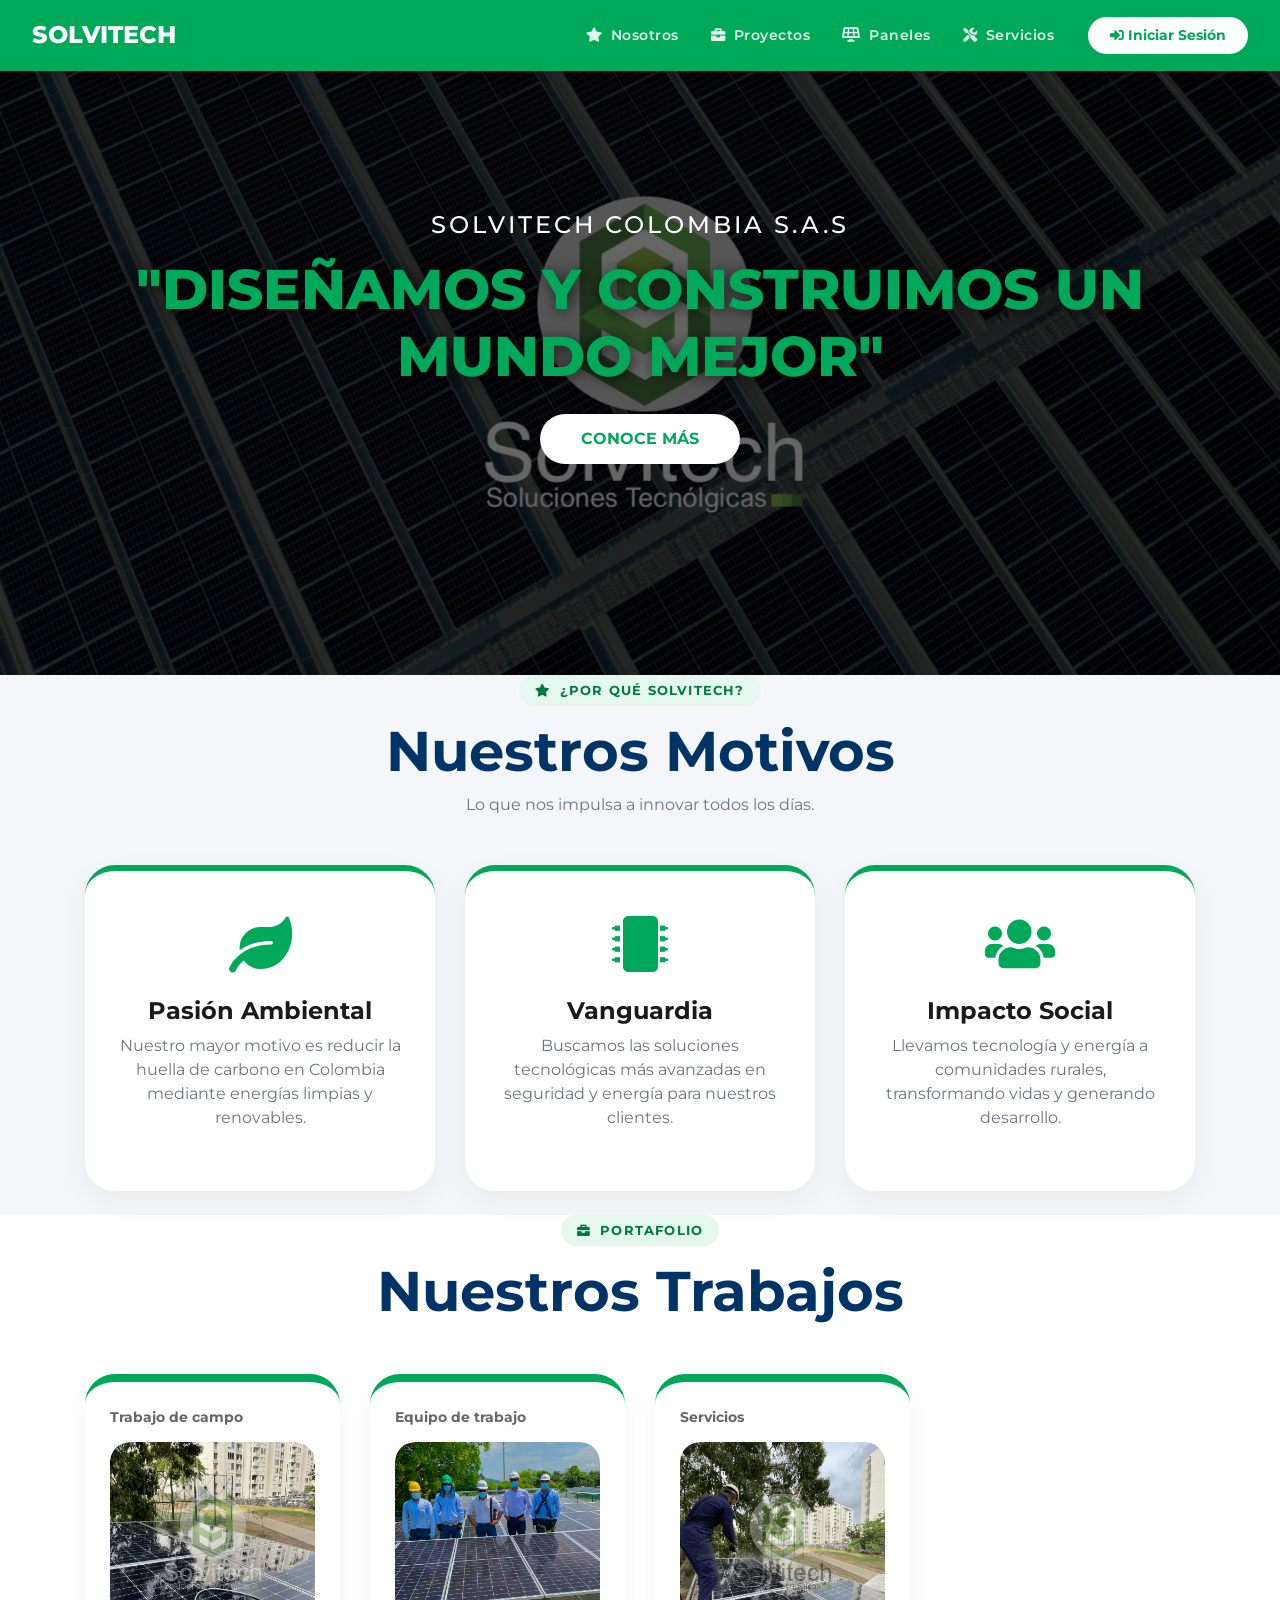
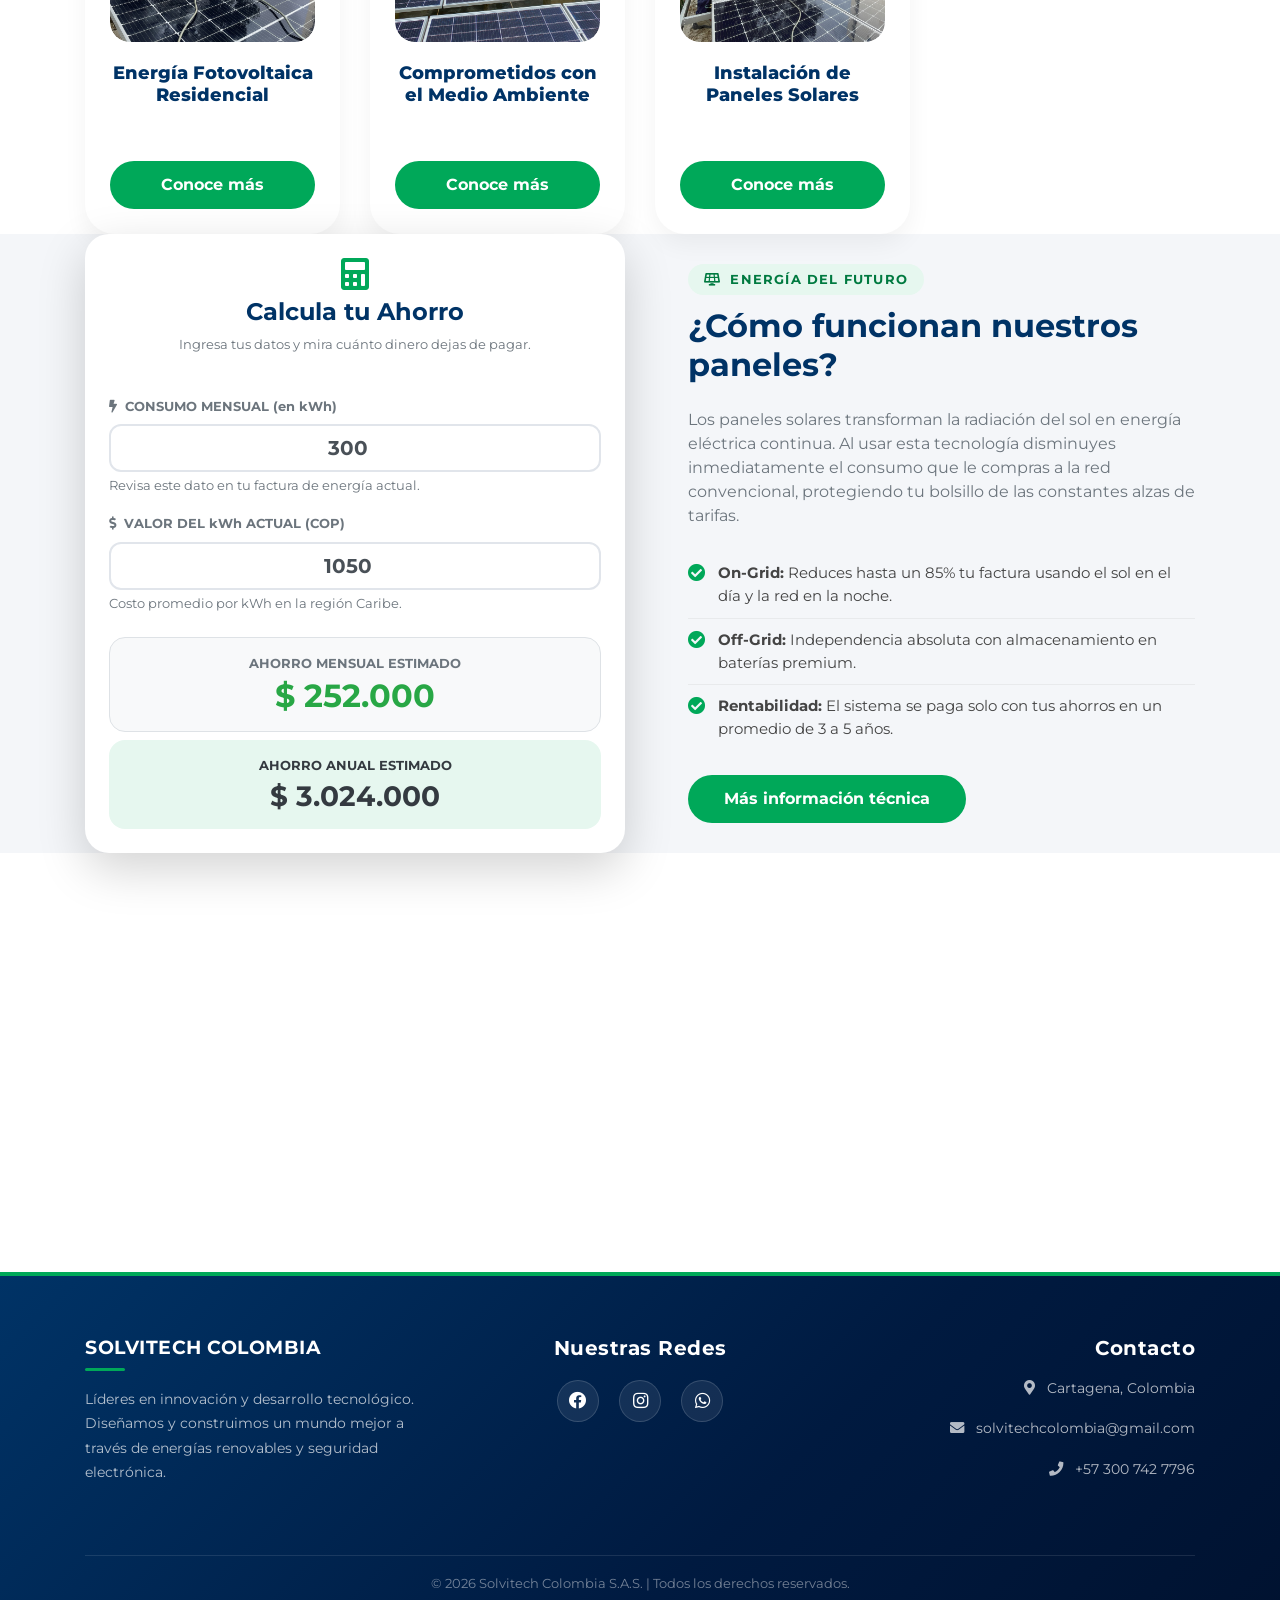
<file: index.html>
<!DOCTYPE html>
<html lang="es">

<head>
    <meta charset="utf-8">
    <title>Solvitech Colombia | Soluciones Tecnológicas</title>
    <meta content="width=device-width, initial-scale=1.0" name="viewport">
    
    <link href="https://fonts.googleapis.com/css2?family=Montserrat:wght@400;600;700;800&display=swap" rel="stylesheet"> 
    <link href="https://cdnjs.cloudflare.com/ajax/libs/font-awesome/5.10.0/css/all.min.css" rel="stylesheet">
    <link href="https://stackpath.bootstrapcdn.com/bootstrap/4.4.1/css/bootstrap.min.css" rel="stylesheet">

    <style>
        :root { 
            --primary: #00a859;
            --primary-dark: #007a40;
            --primary-light: #e6f7ef;
            --dark: #1a1a1a;
            --blue-text: #003366;
            --white: #ffffff;
            --gray: #f4f6f9;
            --transition: all 0.4s cubic-bezier(0.165, 0.84, 0.44, 1);
        }

        * { box-sizing: border-box; }

        body {
            font-family: 'Montserrat', sans-serif;
            color: var(--dark);
            overflow-x: hidden;
            background: #fff;
        }

        /* ── NAVBAR ── */
        .navbar {
            background-color: var(--primary) !important;
            padding: 1rem 2rem;
            box-shadow: 0 2px 10px rgba(0,0,0,0.15);
        }
        .navbar-brand h1 { font-weight: 800; font-size: 1.5rem; color: white; margin: 0; }
        .navbar-nav .nav-link {
            color: rgba(255,255,255,0.88) !important;
            font-weight: 600;
            font-size: 0.9rem;
            letter-spacing: 0.5px;
            padding: 0.5rem 1rem !important;
            transition: var(--transition);
        }
        .navbar-nav .nav-link:hover { color: #fff !important; }
        .navbar-toggler { border-color: rgba(255,255,255,0.5); }
        .navbar-toggler-icon { background-image: url("data:image/svg+xml,%3csvg xmlns='http://www.w3.org/2000/svg' width='30' height='30' viewBox='0 0 30 30'%3e%3cpath stroke='rgba%28255%2c255%2c255%2c0.9%29' stroke-linecap='round' stroke-miterlimit='10' stroke-width='2' d='M4 7h22M4 15h22M4 23h22'/%3e%3c/svg%3e"); }

        /* ── BOTÓN LOGIN NAVBAR ── */
        .btn-nav-login {
            background: white;
            color: var(--primary) !important;
            border-radius: 50px;
            padding: 7px 20px !important;
            font-weight: 700;
            font-size: 0.85rem !important;
            border: 2px solid white;
            transition: var(--transition);
            margin-left: 10px;
            line-height: 1.4;
        }
        .btn-nav-login:hover {
            background: transparent !important;
            color: white !important;
        }
        .btn-nav-session {
            background: rgba(255,255,255,0.15);
            color: white !important;
            border-radius: 50px;
            padding: 7px 20px !important;
            font-weight: 700;
            font-size: 0.85rem !important;
            border: 2px solid rgba(255,255,255,0.5);
            transition: var(--transition);
            margin-left: 10px;
            cursor: pointer;
        }
        .btn-nav-session:hover { background: rgba(255,255,255,0.25) !important; }

        /* ── BADGE USUARIO ── */
        .user-badge {
            display: inline-flex;
            align-items: center;
            gap: 8px;
            background: rgba(255,255,255,0.15);
            border-radius: 50px;
            padding: 6px 16px;
            color: white;
            font-size: 0.85rem;
            font-weight: 700;
            border: 1.5px solid rgba(255,255,255,0.3);
            margin-left: 10px;
        }
        .user-badge i { color: rgba(255,255,255,0.8); }

        /* ── HERO ── */
        .hero {
            height: 75vh;
            background: linear-gradient(rgba(0,0,0,0.6), rgba(0,0,0,0.6)), url('img/header-bg.jpg') center/cover;
            display: flex; align-items: center; text-align: center;
        }
        .titulo-principal {
            color: var(--primary) !important;
            font-weight: 800; text-transform: uppercase; font-size: 3.5rem;
            text-shadow: 2px 2px 15px rgba(0,0,0,0.7);
        }
        .btn-conocer {
            background-color: var(--white) !important;
            color: var(--primary) !important;
            border-radius: 50px; padding: 12px 40px; font-weight: 700; text-transform: uppercase;
            transition: var(--transition);
        }
        .btn-conocer:hover { transform: scale(1.05); }

        /* ── SECCIÓN LABEL ── */
        .section-label {
            display: inline-block;
            background: var(--primary-light);
            color: var(--primary-dark);
            font-weight: 700;
            font-size: 0.8rem;
            text-transform: uppercase;
            letter-spacing: 1.2px;
            padding: 6px 16px;
            border-radius: 50px;
            margin-bottom: 12px;
        }

        /* ── MOTIVOS ── */
        .proposito-card {
            background: white; border-radius: 30px; padding: 45px 30px; text-align: center;
            border-top: 6px solid var(--primary); box-shadow: 0 10px 30px rgba(0,0,0,0.05);
            transition: var(--transition); height: 100%;
        }
        .proposito-card:hover { transform: translateY(-10px); box-shadow: 0 15px 40px rgba(0, 168, 89, 0.1); }
        .icon-box { font-size: 3.5rem; color: var(--primary); margin-bottom: 25px; }

        /* ── TARJETAS PROYECTOS ── */
        .tarjeta-proyectos {
            background: #ffffff; border-radius: 30px; border-top: 8px solid var(--primary);
            padding: 25px; box-shadow: 0 10px 25px rgba(0,0,0,0.05); text-align: center;
            transition: var(--transition); margin-bottom: 30px; height: 100%;
            display: flex; flex-direction: column; justify-content: space-between;
        }
        .tarjeta-proyectos:hover { transform: translateY(-10px); box-shadow: 0 15px 35px rgba(0, 168, 89, 0.15); }
        .tag-categoria { color: #666; font-weight: 700; font-size: 0.85rem; text-align: left; display: block; margin-bottom: 15px; }
        /* Contenedor que limita la foto sin que se desborde */
        .img-wrapper {
            width: 100%; height: 200px;
            border-radius: 20px;
            overflow: hidden;
            margin-bottom: 20px;
        }
        .img-redondeada {
            width: 100%; height: 100%;
            object-fit: cover;
            border-radius: 20px;
            display: block;
            transition: transform 0.5s ease;
        }
        .tarjeta-proyectos:hover .img-redondeada { transform: scale(1.05); }
        .titulo-proyecto { color: var(--blue-text); font-weight: 800; font-size: 1.15rem; margin-bottom: 25px; }

        /* ── ANIMACIONES DE ENTRADA (fade-up) ── */
        .fade-up {
            opacity: 0;
            transform: translateY(30px);
            transition: opacity 0.7s ease, transform 0.7s ease;
        }
        .fade-up.visible {
            opacity: 1;
            transform: translateY(0);
        }

        /* ── BOTONES ── */
        .btn-solvitech {
            background-color: var(--primary) !important;
            color: white !important;
            border-radius: 50px;
            padding: 12px 36px;
            font-weight: 700;
            border: none;
            transition: 0.3s;
            text-decoration: none;
            display: inline-block;
        }
        .btn-solvitech:hover {
            background-color: var(--primary-dark) !important;
            transform: scale(1.04);
            color: #fff !important;
            text-decoration: none;
        }
        .btn-outline-solvitech {
            background: #fff;
            color: var(--primary);
            border: 2px solid var(--primary);
            border-radius: 50px;
            padding: 8px 26px;
            font-weight: 700;
            font-size: 0.88rem;
            transition: var(--transition);
            text-decoration: none;
            display: inline-block;
        }
        .btn-outline-solvitech:hover {
            background: var(--primary);
            color: #fff;
            text-decoration: none;
        }

        /* ── INFO PANELES ── */
        .img-info-paneles { border-radius: 24px; box-shadow: 0 15px 40px rgba(0,0,0,0.12); }

        /* ── CHECK LIST ── */
        .check-list { list-style: none; padding: 0; }
        .check-list li {
            padding: 10px 0;
            font-size: 0.95rem;
            color: #444;
            display: flex;
            align-items: flex-start;
            gap: 12px;
            border-bottom: 1px solid rgba(0,0,0,0.05);
        }
        .check-list li:last-child { border-bottom: none; }
        .check-list li i { color: var(--primary); font-size: 1.1rem; margin-top: 2px; flex-shrink: 0; }

        /* ── SERVICIOS ── */
        .card-servicio { transition: var(--transition); border-radius: 20px !important; }
        .card-servicio:hover { transform: translateY(-10px); box-shadow: 0 15px 35px rgba(0,168,89,0.12) !important; }

        /* ── FOOTER ── */
        .footer-grande {
            background: linear-gradient(135deg, #003366 0%, #001a40 60%, #001230 100%);
            color: rgba(255,255,255,0.85);
            padding: 60px 0 30px;
            border-top: 4px solid var(--primary);
        }
        .footer-grande h4,
        .footer-grande h5 {
            color: #ffffff;
            font-weight: 700;
            letter-spacing: 0.5px;
        }
        .footer-grande h4 {
            font-size: 1.2rem;
            position: relative;
            padding-bottom: 12px;
            margin-bottom: 18px;
        }
        .footer-grande h4::after {
            content: '';
            position: absolute;
            bottom: 0; left: 0;
            width: 40px; height: 3px;
            background: var(--primary);
            border-radius: 2px;
        }
        .footer-grande p {
            font-size: 0.9rem;
            line-height: 1.7;
            color: rgba(255,255,255,0.7);
        }
        .footer-grande .redes-footer a {
            display: inline-flex;
            align-items: center;
            justify-content: center;
            width: 42px; height: 42px;
            background: rgba(255,255,255,0.08);
            border: 1.5px solid rgba(255,255,255,0.15);
            border-radius: 50%;
            color: white !important;
            font-size: 1.1rem;
            margin: 4px;
            transition: var(--transition);
        }
        .footer-grande .redes-footer a:hover {
            background: var(--primary);
            border-color: var(--primary);
            transform: translateY(-3px);
        }
        .footer-grande hr {
            border-top: 1px solid rgba(255,255,255,0.1);
            margin-top: 30px;
        }
        .footer-grande .small {
            color: rgba(255,255,255,0.45);
            font-size: 0.82rem;
        }
    </style>
</head>

<body>
    <nav class="navbar navbar-expand-lg navbar-dark fixed-top">
        <a class="navbar-brand" href="#"><h1>SOLVITECH</h1></a>
        <button class="navbar-toggler" type="button" data-toggle="collapse" data-target="#navMenu">
            <span class="navbar-toggler-icon"></span>
        </button>
        <div class="collapse navbar-collapse" id="navMenu">
            <ul class="navbar-nav ml-auto">
                <li class="nav-item"><a class="nav-link" href="#motivos"><i class="fas fa-star mr-1"></i> Nosotros</a></li>
                <li class="nav-item"><a class="nav-link" href="#proyectos"><i class="fas fa-briefcase mr-1"></i> Proyectos</a></li>
                <li class="nav-item"><a class="nav-link" href="#info-paneles"><i class="fas fa-solar-panel mr-1"></i> Paneles</a></li>
                <li class="nav-item"><a class="nav-link" href="#servicios"><i class="fas fa-tools mr-1"></i> Servicios</a></li>
            </ul>
            <div id="navAuthArea" class="ml-2 d-flex align-items-center"></div>
        </div>
    </nav>

    <header class="hero">
        <div class="container">
            <h4 class="text-white text-uppercase mb-3" style="letter-spacing: 3px;">Solvitech Colombia S.A.S</h4>
            <h1 class="titulo-principal mb-4">"Diseñamos y construimos un mundo mejor"</h1>
            <a href="nosotros.html" class="btn btn-conocer">Conoce más</a>
        </div>
    </header>

    <section id="motivos" class="section-padding" style="background: var(--gray);">
        <div class="container">
            <div class="text-center mb-5 fade-up">
                <span class="section-label"><i class="fas fa-star mr-1"></i> ¿Por qué Solvitech?</span>
                <h2 class="display-4 font-weight-bold" style="color: var(--blue-text);">Nuestros Motivos</h2>
                <p class="text-muted">Lo que nos impulsa a innovar todos los días.</p>
            </div>
            <div class="row">
                <div class="col-md-4 mb-4 fade-up">
                    <div class="proposito-card">
                        <i class="fa fa-leaf icon-box"></i>
                        <h4 class="font-weight-bold">Pasión Ambiental</h4>
                        <p class="text-muted">Nuestro mayor motivo es reducir la huella de carbono en Colombia mediante energías limpias y renovables.</p>
                    </div>
                </div>
                <div class="col-md-4 mb-4 fade-up">
                    <div class="proposito-card">
                        <i class="fa fa-microchip icon-box"></i>
                        <h4 class="font-weight-bold">Vanguardia</h4>
                        <p class="text-muted">Buscamos las soluciones tecnológicas más avanzadas en seguridad y energía para nuestros clientes.</p>
                    </div>
                </div>
                <div class="col-md-4 mb-4 fade-up">
                    <div class="proposito-card">
                        <i class="fa fa-users icon-box"></i>
                        <h4 class="font-weight-bold">Impacto Social</h4>
                        <p class="text-muted">Llevamos tecnología y energía a comunidades rurales, transformando vidas y generando desarrollo.</p>
                    </div>
                </div>
            </div>
        </div>
    </section>

    <section id="proyectos" class="section-padding">
        <div class="container">
            <div class="text-center mb-5 fade-up">
                <span class="section-label"><i class="fas fa-briefcase mr-1"></i> Portafolio</span>
                <h2 class="display-4 font-weight-bold" style="color: var(--blue-text);">Nuestros Trabajos</h2>
            </div>
            <div class="row">
                <div class="col-md-6 col-lg-3 fade-up">
                    <div class="tarjeta-proyectos">
                        <div>
                            <span class="tag-categoria">Trabajo de campo</span>
                            <div class="img-wrapper">
                                <img src="img/galeria1.jpg" class="img-redondeada" alt="P1">
                            </div>
                            <h5 class="titulo-proyecto">Energía Fotovoltaica Residencial</h5>
                        </div>
                        <a href="nosotros.html" class="btn-solvitech">Conoce más</a>
                    </div>
                </div>
                <div class="col-md-6 col-lg-3 fade-up">
                    <div class="tarjeta-proyectos">
                        <div>
                            <span class="tag-categoria">Equipo de trabajo</span>
                            <div class="img-wrapper">
                                <img src="img/galeria2.jpg" class="img-redondeada" alt="P2">
                            </div>
                            <h5 class="titulo-proyecto">Comprometidos con el Medio Ambiente</h5>
                        </div>
                        <a href="nosotros.html" class="btn-solvitech">Conoce más</a>
                    </div>
                </div>
                <div class="col-md-6 col-lg-3 fade-up">
                    <div class="tarjeta-proyectos">
                        <div>
                            <span class="tag-categoria">Servicios</span>
                            <div class="img-wrapper">
                                <img src="img/galeria3.jpg" class="img-redondeada" alt="P3">
                            </div>
                            <h5 class="titulo-proyecto">Instalación de Paneles Solares</h5>
                        </div>
                        <a href="nosotros.html" class="btn-solvitech">Conoce más</a>
                    </div>
                </div>
                <div class="col-md-6 col-lg-3 fade-up">
                    <div class="tarjeta-proyectos">
                        <div>
                            <span class="tag-categoria">Servicios técnicos</span>
                            <div class="img-wrapper">
                                <img src="img/galeria4.jpg" class="img-redondeada" alt="P4">
                            </div>
                            <h5 class="titulo-proyecto">Mantenimiento Especializado</h5>
                        </div>
                        <a href="nosotros.html" class="btn-solvitech">Conoce más</a>
                    </div>
                </div>
            </div>
        </div>
    </section>
</body>

    <section id="info-paneles" class="section-padding" style="background: var(--gray);">
        <div class="container">
            <div class="row align-items-center">
                
                <div class="col-lg-6 mb-5 mb-lg-0 fade-up">
                    <div class="card border-0 shadow-lg p-4 style-calc-card" style="border-radius: 24px; background: white;">
                        <div class="text-center mb-4">
                            <i class="fas fa-calculator fa-2x mb-2" style="color: var(--primary);"></i>
                            <h4 class="font-weight-bold" style="color: var(--blue-text);">Calcula tu Ahorro</h4>
                            <p class="text-muted small">Ingresa tus datos y mira cuánto dinero dejas de pagar.</p>
                        </div>
                        
                        <div class="form-group mb-3">
                            <label class="font-weight-bold small text-muted"><i class="fas fa-bolt mr-1"></i> CONSUMO MENSUAL (en kWh)</label>
                            <input type="number" id="calcConsumo" class="form-control form-control-lg text-center font-weight-bold" value="300" style="border-radius: 12px; border: 2px solid #e1e5eb;" oninput="calcularAhorroSolar()">
                            <small class="form-text text-muted">Revisa este dato en tu factura de energía actual.</small>
                        </div>

                        <div class="form-group mb-4">
                            <label class="font-weight-bold small text-muted"><i class="fas fa-dollar-sign mr-1"></i> VALOR DEL kWh ACTUAL (COP)</label>
                            <input type="number" id="calcPrecioKwh" class="form-control form-control-lg text-center font-weight-bold" value="1050" style="border-radius: 12px; border: 2px solid #e1e5eb;" oninput="calcularAhorroSolar()">
                            <small class="form-text text-muted">Costo promedio por kWh en la región Caribe.</small>
                        </div>

                        <div class="p-3 bg-light border text-center mb-2" style="border-radius: 16px;">
                            <span class="text-muted small font-weight-bold d-block text-uppercase mb-1">Ahorro Mensual Estimado</span>
                            <h2 class="font-weight-bold text-success mb-0" id="resMensual">$ 0</h2>
                        </div>
                        <div class="p-3 text-center" style="background: var(--primary-light); border-radius: 16px;">
                            <span class="text-dark small font-weight-bold d-block text-uppercase mb-1">Ahorro Anual Estimado</span>
                            <h3 class="font-weight-bold text-dark mb-0" id="resAnual">$ 0</h3>
                        </div>
                    </div>
                </div>
                
                <div class="col-lg-6 pl-lg-5 fade-up">
                    <span class="section-label"><i class="fas fa-solar-panel mr-1"></i> Energía del Futuro</span>
                    <h2 class="font-weight-bold mb-4" style="color: var(--blue-text);">¿Cómo funcionan nuestros paneles?</h2>
                    <p class="text-muted mb-4">Los paneles solares transforman la radiación del sol en energía eléctrica continua. Al usar esta tecnología disminuyes inmediatamente el consumo que le compras a la red convencional, protegiendo tu bolsillo de las constantes alzas de tarifas.</p>
                    <ul class="check-list mb-4">
                        <li><i class="fas fa-check-circle"></i> <span><strong>On-Grid:</strong> Reduces hasta un 85% tu factura usando el sol en el día y la red en la noche.</span></li>
                        <li><i class="fas fa-check-circle"></i> <span><strong>Off-Grid:</strong> Independencia absoluta con almacenamiento en baterías premium.</span></li>
                        <li><i class="fas fa-check-circle"></i> <span><strong>Rentabilidad:</strong> El sistema se paga solo con tus ahorros en un promedio de 3 a 5 años.</span></li>
                    </ul>
                    <a href="detalles.html#energia-solar" class="btn-solvitech">Más información técnica</a>
                </div>

            </div>
        </div>
    </section>

    <section id="servicios" class="section-padding">
        <div class="container">
            <div class="text-center mb-5 fade-up">
                <span class="section-label"><i class="fas fa-tools mr-1"></i> Portafolio</span>
                <h2 class="display-4 font-weight-bold" style="color: var(--blue-text);">Nuestros Servicios</h2>
            </div>
            <div class="row">
                <div class="col-md-4 mb-4 fade-up">
                    <div class="card h-100 border-0 shadow-sm card-servicio">
                        <div class="card-body text-center p-4">
                            <i class="fas fa-solar-panel fa-3x mb-3" style="color: var(--primary);"></i>
                            <h5 class="font-weight-bold" style="color: var(--blue-text);">Energía Solar</h5>
                            <p class="text-muted small">Sistemas fotovoltaicos de última generación.</p>
                            <a href="detalles.html#energia-solar" class="btn-outline-solvitech mt-3">Conoce más</a>
                        </div>
                    </div>
                </div>
                <div class="col-md-4 mb-4 fade-up">
                    <div class="card h-100 border-0 shadow-sm card-servicio">
                        <div class="card-body text-center p-4">
                            <i class="fas fa-tools fa-3x mb-3" style="color: var(--primary);"></i>
                            <h5 class="font-weight-bold" style="color: var(--blue-text);">Ingeniería Eléctrica</h5>
                            <p class="text-muted small">Instalación rápida y segura del sistema.</p>
                            <a href="detalles.html#ingenieria" class="btn-outline-solvitech mt-3">Conoce más</a>
                        </div>
                    </div>
                </div>
                <div class="col-md-4 mb-4 fade-up">
                    <div class="card h-100 border-0 shadow-sm card-servicio">
                        <div class="card-body text-center p-4">
                            <i class="fas fa-graduation-cap fa-3x mb-3" style="color: var(--primary);"></i>
                            <h5 class="font-weight-bold" style="color: var(--blue-text);">Capacitación</h5>
                            <p class="text-muted small">Trabajamos con personal capacitado.</p>
                            <a href="detalles.html#capacitacion" class="btn-outline-solvitech mt-3">Conoce más</a>
                        </div>
                    </div>
                </div>
            </div>
        </div>
    </section>

    <footer class="footer-grande">
        <div class="container">
            <div class="row">
                <div class="col-md-4 mb-4">
                    <h4 class="text-uppercase mb-3">Solvitech Colombia</h4>
                    <p>Líderes en innovación y desarrollo tecnológico. Diseñamos y construimos un mundo mejor a través de energías renovables y seguridad electrónica.</p>
                </div>
                <div class="col-md-4 mb-4 text-center">
                    <h5 class="mb-3">Nuestras Redes</h5>
                    <div class="redes-footer">
                        <a href="https://www.facebook.com/share/1B3Afg29qy/?mibextid=wwXIfr" class="text-white mx-2 h4"><i class="fab fa-facebook"></i></a>
                        <a href="https://www.instagram.com/solvitechcolombia?igsh=MTUybDhmNWd6dXdnOA==" class="text-white mx-2 h4"><i class="fab fa-instagram"></i></a>
                        <a href="https://wa.me/3007427796" target="_blank" class="text-white mx-2 h4"><i class="fab fa-whatsapp"></i></a>
                    </div>
                </div>
                <div class="col-md-4 mb-4 text-md-right">
                    <h5 class="mb-3">Contacto</h5>
                    <p><i class="fas fa-map-marker-alt mr-2"></i> Cartagena, Colombia</p>
                    <p><i class="fas fa-envelope mr-2"></i> solvitechcolombia@gmail.com</p>
                    <p><i class="fas fa-phone mr-2"></i> +57 300 742 7796</p>
                </div>
            </div>
            <hr style="border-top: 1px solid rgba(255,255,255,0.1);">
            <div class="text-center mt-3">
                <p class="small mb-0">© 2026 Solvitech Colombia S.A.S. | Todos los derechos reservados.</p>
            </div>
        </div>
    </footer>

    <script src="https://code.jquery.com/jquery-3.4.1.min.js"></script>
    <script src="https://stackpath.bootstrapcdn.com/bootstrap/4.4.1/js/bootstrap.bundle.min.js"></script>
    <script>
        /* ── Manejo de sesión ── */
        (function() {
            const area = document.getElementById('navAuthArea');
            const sesion = sessionStorage.getItem('sv_sesion');

            if (sesion) {
                try {
                    const data = JSON.parse(sesion);
                    area.innerHTML = `
                        <span class="user-badge">
                            <i class="fas fa-user-circle"></i>${data.nombre}
                        </span>
                        <button class="btn-nav-session" onclick="cerrarSesion()">
                            <i class="fas fa-sign-out-alt mr-1"></i>Salir
                        </button>`;
                } catch(e) {
                    sessionStorage.removeItem('sv_sesion');
                    mostrarBtnLogin();
                }
            } else {
                mostrarBtnLogin();
            }

            function mostrarBtnLogin() {
                area.innerHTML = `<a href="login.html" class="btn-nav-login nav-link">
                    <i class="fas fa-sign-in-alt mr-1"></i>Iniciar Sesión</a>`;
            }
        })();

        function cerrarSesion() {
            sessionStorage.removeItem('sv_sesion');
            window.location.reload();
        }

        /* Animaciones fade-up al hacer scroll */
        const observer = new IntersectionObserver((entries) => {
            entries.forEach((entry, i) => {
                if (entry.isIntersecting) {
                    setTimeout(() => entry.target.classList.add('visible'), i * 80);
                }
            });
        }, { threshold: 0.1 });
        document.querySelectorAll('.fade-up').forEach(el => observer.observe(el));

        /* Scroll suave para links internos */
        document.querySelectorAll('a[href^="#"]').forEach(a => {
            a.addEventListener('click', e => {
                const target = document.querySelector(a.getAttribute('href'));
                if (target) {
                    e.preventDefault();
                    window.scrollTo({ top: target.offsetTop - 80, behavior: 'smooth' });
                }
            });
        });

        /* ── LÓGICA DE LA CALCULADORA DE AHORRO SOLAR ── */
        function calcularAhorroSolar() {
            const consumoKwh = parseFloat(document.getElementById('calcConsumo').value) || 0;
            const precioKwh = parseFloat(document.getElementById('calcPrecioKwh').value) || 0;

            const porcentajeAhorro = 0.80; // Proyección del 80% de ahorro diurno

            const costoActualTotal = consumoKwh * precioKwh;
            const ahorroMensual = costoActualTotal * porcentajeAhorro;
            const ahorroAnual = ahorroMensual * 12;

            const formatoMoneda = new Intl.NumberFormat('es-CO', {
                style: 'currency',
                currency: 'COP',
                minimumFractionDigits: 0
            });

            document.getElementById('resMensual').innerText = formatoMoneda.format(ahorroMensual);
            document.getElementById('resAnual').innerText = formatoMoneda.format(ahorroAnual);
        }

        // Hace que calcule apenas abra la página
        window.addEventListener('DOMContentLoaded', calcularAhorroSolar);
    </script>
</body>
</html>
</file>
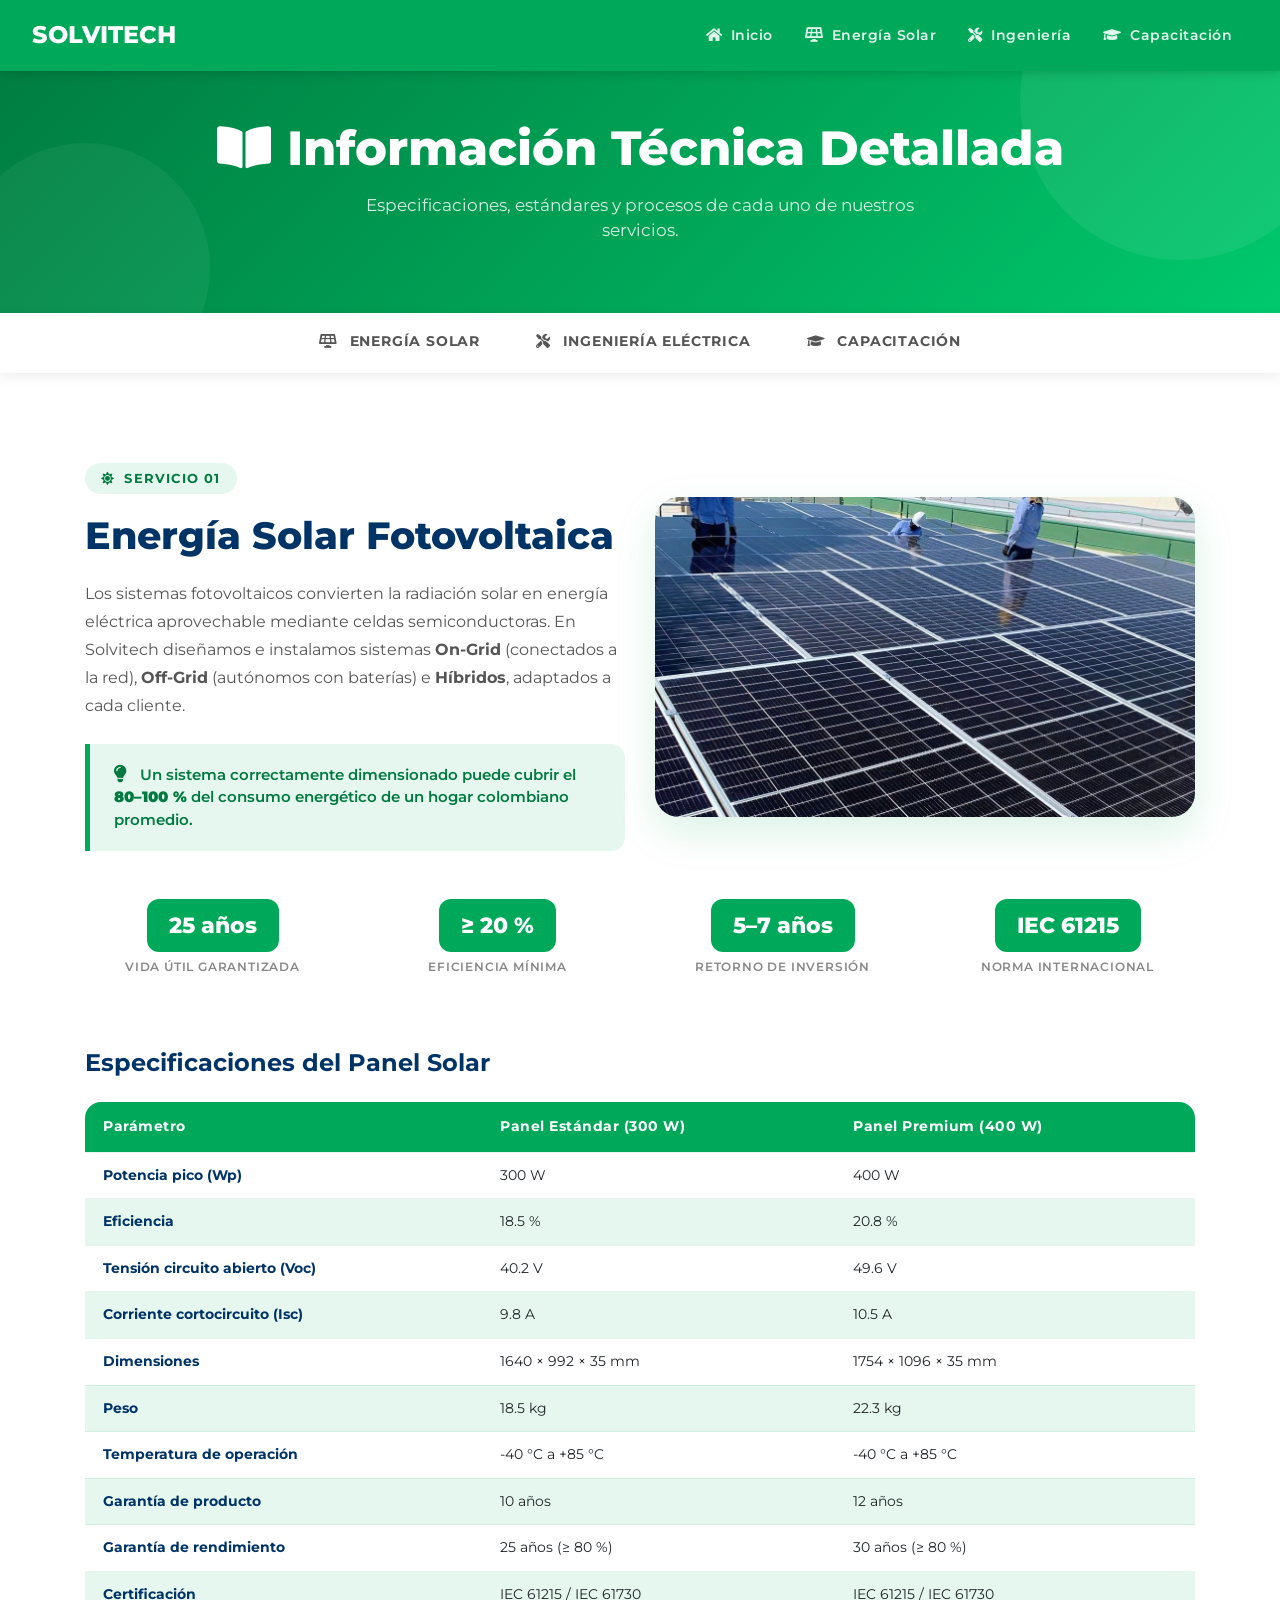
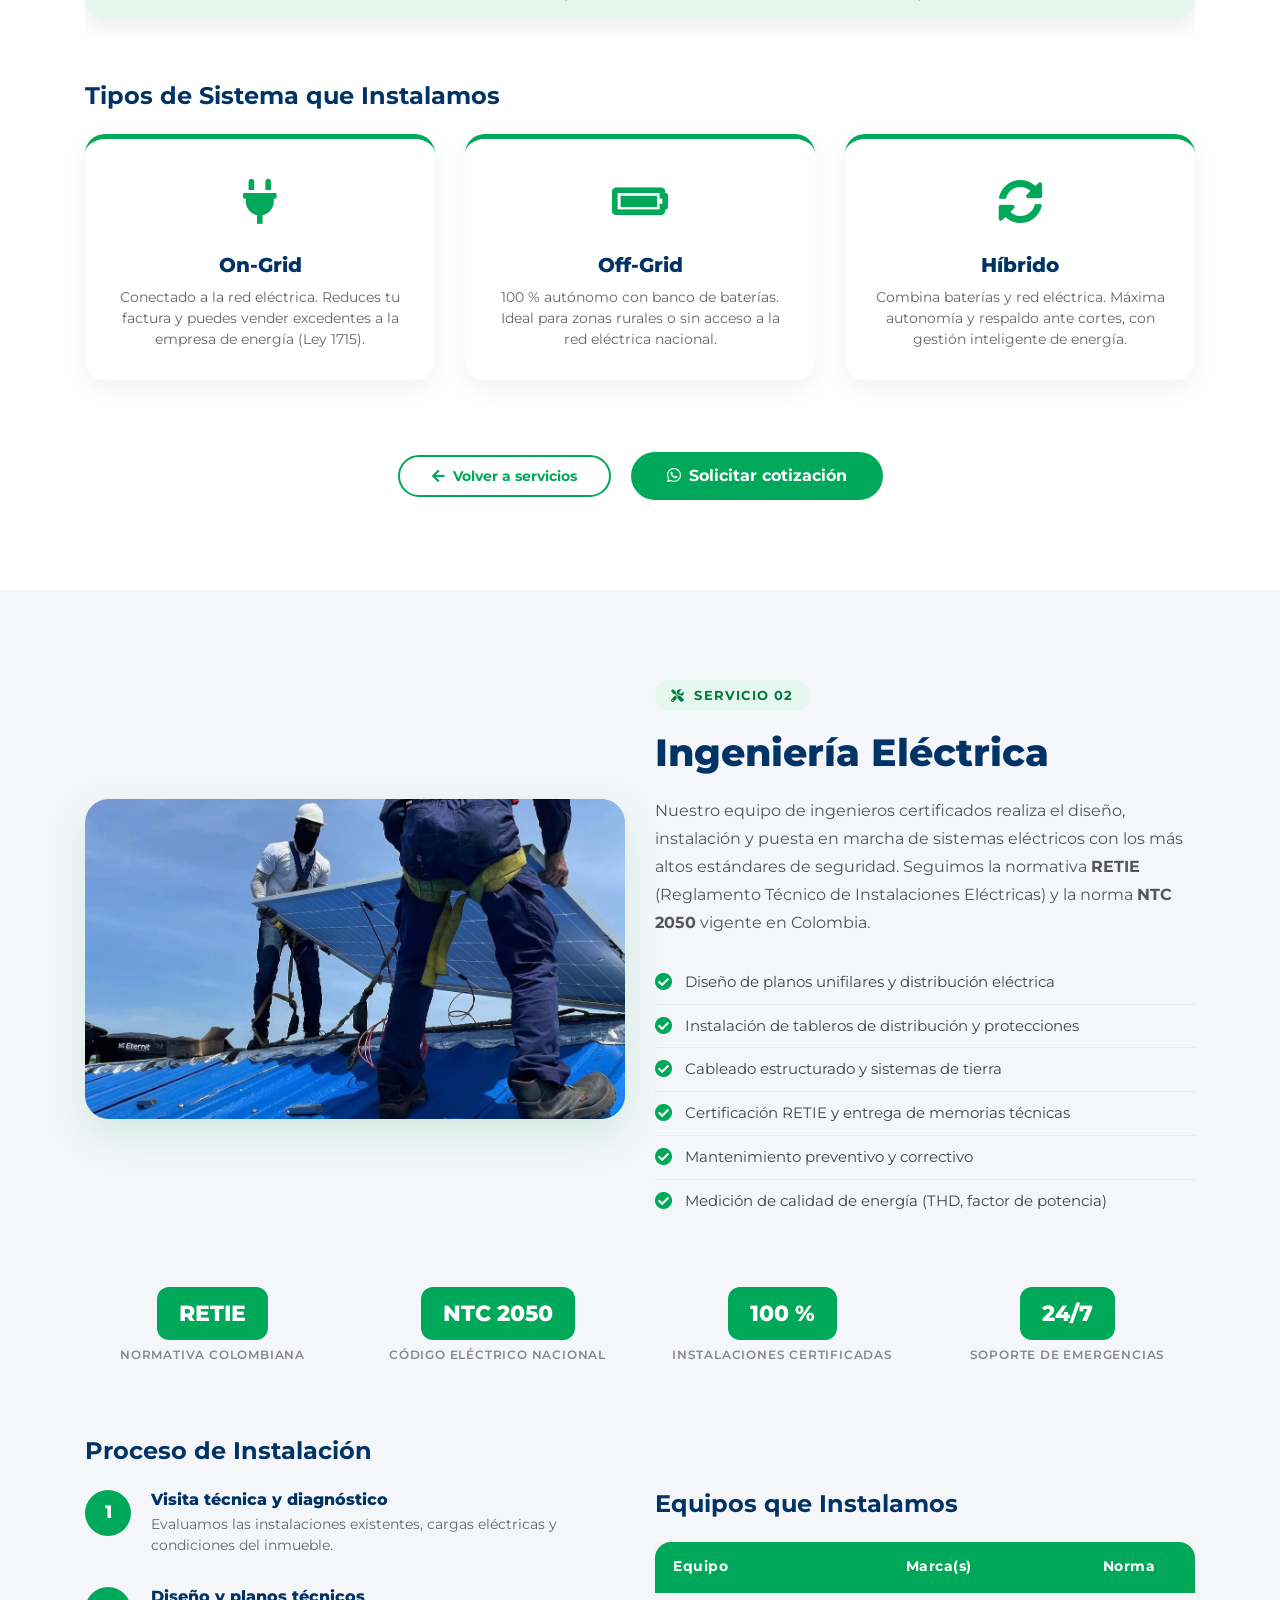
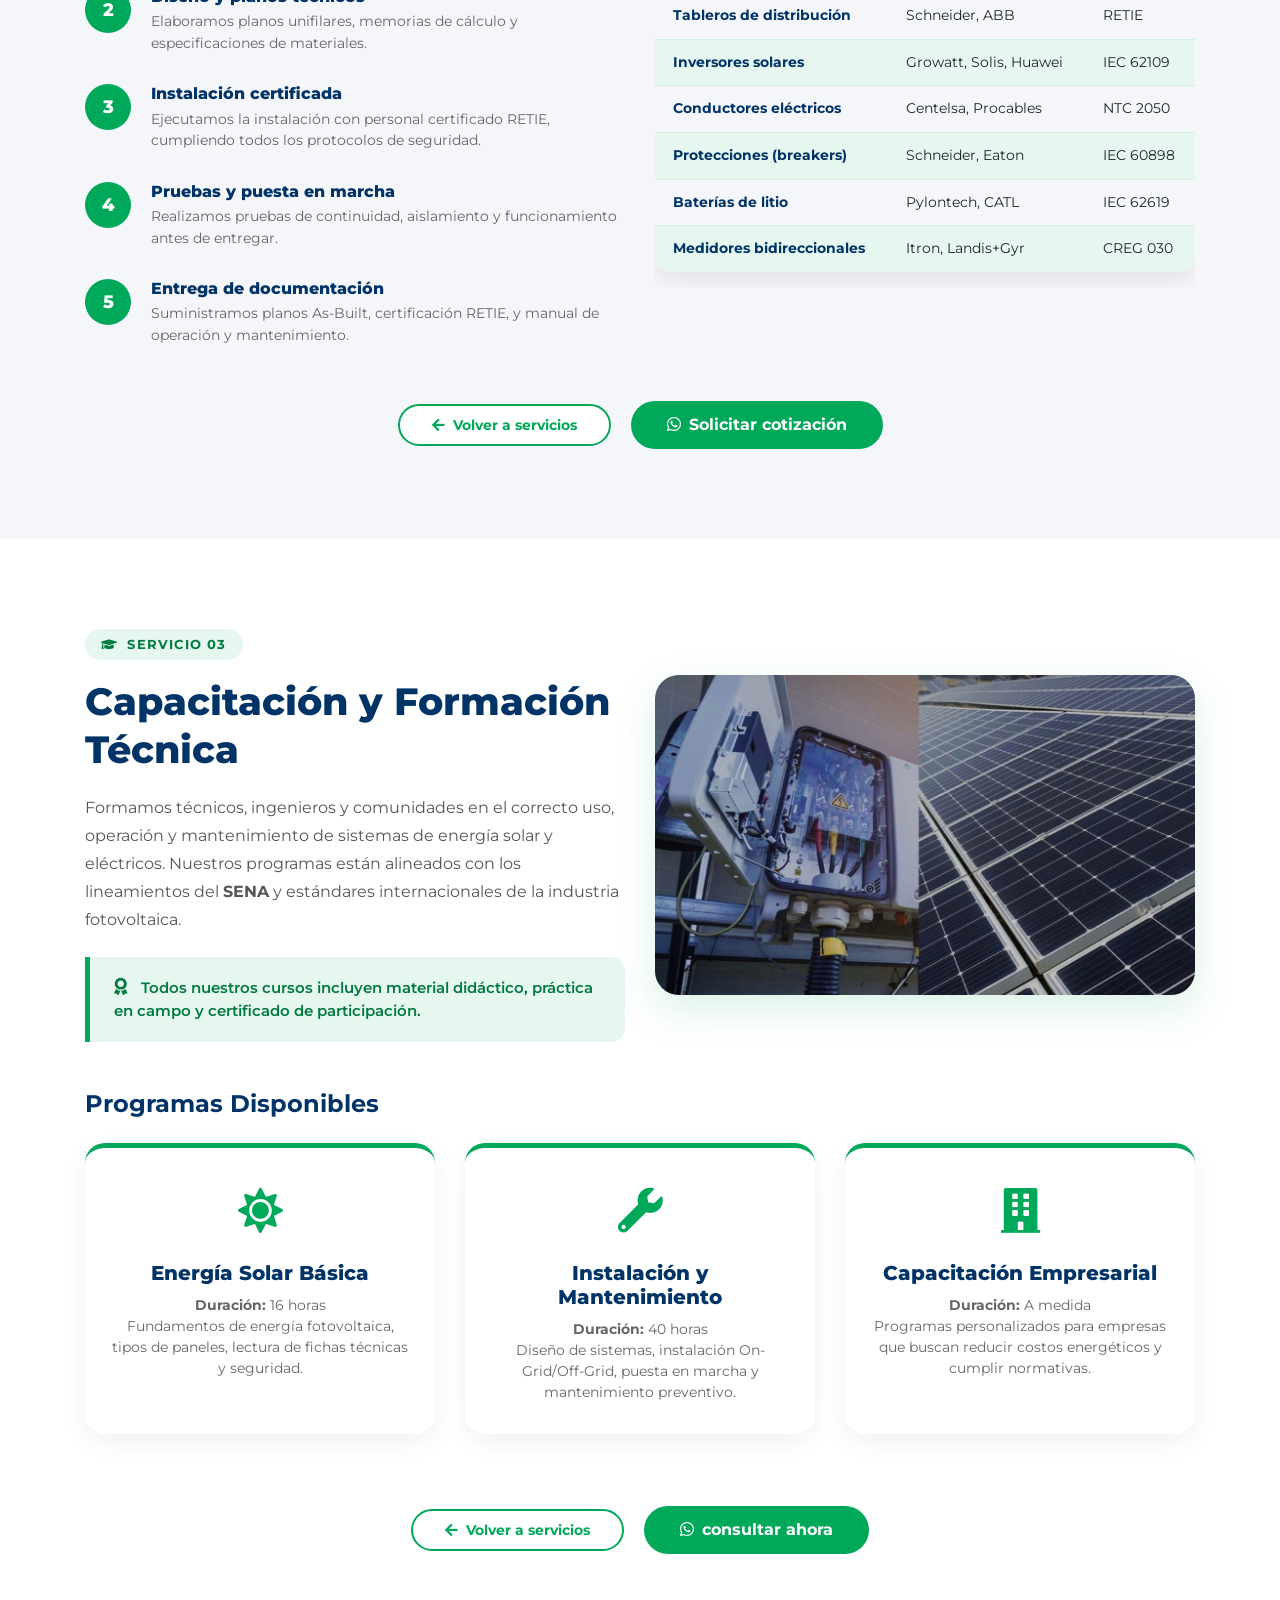
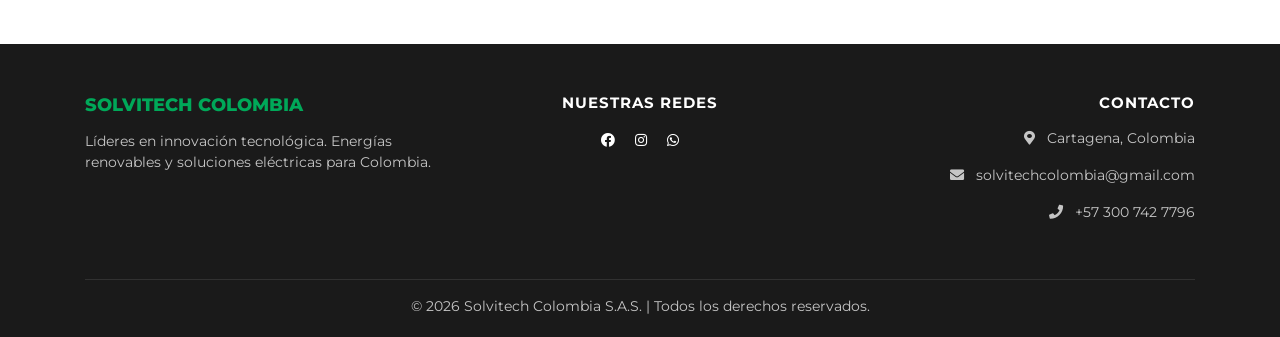
<file: detalles.html>
<!DOCTYPE html>
<html lang="es">
<head>
    <meta charset="UTF-8">
    <meta name="viewport" content="width=device-width, initial-scale=1.0">
    <title>Detalles Técnicos - Solvitech Colombia</title>

    <link href="https://fonts.googleapis.com/css2?family=Montserrat:wght@400;600;700;800&display=swap" rel="stylesheet">
    <link href="https://cdnjs.cloudflare.com/ajax/libs/font-awesome/5.10.0/css/all.min.css" rel="stylesheet">
    <link href="https://stackpath.bootstrapcdn.com/bootstrap/4.4.1/css/bootstrap.min.css" rel="stylesheet">

    <style>
        :root {
            --primary: #00a859;
            --primary-dark: #007a40;
            --primary-light: #e6f7ef;
            --dark: #1a1a1a;
            --blue-text: #003366;
            --white: #ffffff;
            --gray: #f4f6f9;
            --transition: all 0.4s cubic-bezier(0.165, 0.84, 0.44, 1);
        }

        * { box-sizing: border-box; }

        body {
            font-family: 'Montserrat', sans-serif;
            color: var(--dark);
            overflow-x: hidden;
            background: #fff;
        }

        /* ── NAVBAR ── */
        .navbar {
            background-color: var(--primary) !important;
            padding: 1rem 2rem;
            box-shadow: 0 2px 10px rgba(0,0,0,0.15);
        }
        .navbar-brand h1 { font-weight: 800; font-size: 1.5rem; color: white; margin: 0; }
        .navbar-nav .nav-link {
            color: rgba(255,255,255,0.88) !important;
            font-weight: 600;
            font-size: 0.9rem;
            letter-spacing: 0.5px;
            padding: 0.5rem 1rem !important;
            transition: var(--transition);
        }
        .navbar-nav .nav-link:hover,
        .navbar-nav .nav-link.active { color: #fff !important; }
        .navbar-toggler { border-color: rgba(255,255,255,0.5); }
        .navbar-toggler-icon { background-image: url("data:image/svg+xml,%3csvg xmlns='http://www.w3.org/2000/svg' width='30' height='30' viewBox='0 0 30 30'%3e%3cpath stroke='rgba%28255%2c255%2c255%2c0.9%29' stroke-linecap='round' stroke-miterlimit='10' stroke-width='2' d='M4 7h22M4 15h22M4 23h22'/%3e%3c/svg%3e"); }

        /* ── HERO DE LA PÁGINA ── */
        .page-hero {
            background: linear-gradient(135deg, var(--primary-dark) 0%, var(--primary) 60%, #00c96d 100%);
            padding: 120px 0 70px;
            text-align: center;
            position: relative;
            overflow: hidden;
        }
        .page-hero::before {
            content: '';
            position: absolute;
            top: -60px; right: -60px;
            width: 320px; height: 320px;
            background: rgba(255,255,255,0.07);
            border-radius: 50%;
        }
        .page-hero::after {
            content: '';
            position: absolute;
            bottom: -80px; left: -40px;
            width: 250px; height: 250px;
            background: rgba(255,255,255,0.05);
            border-radius: 50%;
        }
        .page-hero h1 {
            color: #fff;
            font-weight: 800;
            font-size: clamp(1.8rem, 4vw, 3rem);
            margin-bottom: 15px;
        }
        .page-hero p {
            color: rgba(255,255,255,0.85);
            font-size: 1.05rem;
            max-width: 560px;
            margin: 0 auto;
        }

        /* ── MENÚ RÁPIDO (TABS) ── */
        .tabs-nav {
            background: #fff;
            position: sticky;
            top: 66px;
            z-index: 99;
            box-shadow: 0 3px 12px rgba(0,0,0,0.08);
        }
        .tabs-nav .nav {
            justify-content: center;
            gap: 0;
            flex-wrap: wrap;
        }
        .tabs-nav .nav-link {
            color: #555;
            font-weight: 700;
            font-size: 0.88rem;
            text-transform: uppercase;
            letter-spacing: 0.8px;
            padding: 18px 28px;
            border-bottom: 3px solid transparent;
            transition: var(--transition);
            text-decoration: none;
        }
        .tabs-nav .nav-link i { margin-right: 7px; }
        .tabs-nav .nav-link:hover,
        .tabs-nav .nav-link.activo {
            color: var(--primary);
            border-bottom-color: var(--primary);
        }

        /* ── SECCIONES GENERALES ── */
        .section-detalle {
            padding: 90px 0;
        }
        .section-detalle:nth-child(odd) {
            background: var(--gray);
        }
        .section-label {
            display: inline-block;
            background: var(--primary-light);
            color: var(--primary-dark);
            font-weight: 700;
            font-size: 0.8rem;
            text-transform: uppercase;
            letter-spacing: 1.2px;
            padding: 6px 16px;
            border-radius: 50px;
            margin-bottom: 18px;
        }
        .section-title {
            font-weight: 800;
            color: var(--blue-text);
            font-size: clamp(1.6rem, 3vw, 2.4rem);
            margin-bottom: 20px;
            line-height: 1.25;
        }
        .section-desc {
            color: #555;
            line-height: 1.8;
            font-size: 0.97rem;
        }

        /* ── TARJETAS DE ESPECIFICACIONES ── */
        .spec-card {
            background: #fff;
            border-radius: 20px;
            padding: 30px 25px;
            text-align: center;
            border-top: 5px solid var(--primary);
            box-shadow: 0 8px 25px rgba(0,0,0,0.06);
            transition: var(--transition);
            height: 100%;
        }
        .spec-card:hover {
            transform: translateY(-8px);
            box-shadow: 0 18px 40px rgba(0,168,89,0.14);
        }
        .spec-icon {
            font-size: 2.8rem;
            color: var(--primary);
            margin-bottom: 16px;
        }
        .spec-card h5 {
            font-weight: 800;
            color: var(--blue-text);
            margin-bottom: 10px;
        }
        .spec-card p {
            font-size: 0.88rem;
            color: #666;
            margin: 0;
        }

        /* ── TABLA TÉCNICA ── */
        .tabla-tecnica {
            border-radius: 16px;
            overflow: hidden;
            box-shadow: 0 8px 25px rgba(0,0,0,0.08);
        }
        .tabla-tecnica thead {
            background: var(--primary);
            color: #fff;
        }
        .tabla-tecnica thead th {
            font-weight: 700;
            font-size: 0.9rem;
            letter-spacing: 0.5px;
            border: none;
            padding: 14px 18px;
        }
        .tabla-tecnica tbody tr:nth-child(even) { background: var(--primary-light); }
        .tabla-tecnica tbody td {
            font-size: 0.9rem;
            padding: 12px 18px;
            border-color: rgba(0,168,89,0.1);
            vertical-align: middle;
        }
        .tabla-tecnica tbody td:first-child { font-weight: 700; color: var(--blue-text); }

        /* ── LISTA DE CHECKS ── */
        .check-list { list-style: none; padding: 0; }
        .check-list li {
            padding: 10px 0;
            font-size: 0.95rem;
            color: #444;
            display: flex;
            align-items: flex-start;
            gap: 12px;
            border-bottom: 1px solid rgba(0,0,0,0.05);
        }
        .check-list li:last-child { border-bottom: none; }
        .check-list li i {
            color: var(--primary);
            font-size: 1.1rem;
            margin-top: 2px;
            flex-shrink: 0;
        }

        /* ── BADGE DE DATO ── */
        .dato-badge {
            display: inline-block;
            background: var(--primary);
            color: #fff;
            font-weight: 800;
            font-size: 1.4rem;
            padding: 10px 22px;
            border-radius: 12px;
            margin-bottom: 6px;
        }
        .dato-label {
            font-size: 0.78rem;
            text-transform: uppercase;
            color: #888;
            letter-spacing: 0.8px;
            font-weight: 600;
        }

        /* ── IMAGEN REDONDEADA ── */
        .img-detalle {
            border-radius: 24px;
            box-shadow: 0 15px 40px rgba(0,0,0,0.12);
            width: 100%;
            object-fit: cover;
            min-height: 280px;
            background: linear-gradient(135deg, #c8f5e0, #a8e6c8);
            display: flex; align-items: center; justify-content: center;
        }
        .img-placeholder {
            border-radius: 24px;
            background: linear-gradient(135deg, #c8f5e0 0%, #7dd8b0 100%);
            height: 320px;
            display: flex;
            align-items: center;
            justify-content: center;
            font-size: 5rem;
            color: var(--primary-dark);
            box-shadow: 0 15px 40px rgba(0,168,89,0.15);
            overflow: hidden;
        }
        .img-placeholder img {
            width: 100%;
            height: 100%;
            object-fit: cover;
        }
        /* ── ALERTA INFORMATIVA ── */
        .alerta-info {
            background: var(--primary-light);
            border-left: 5px solid var(--primary);
            border-radius: 0 14px 14px 0;
            padding: 20px 24px;
            color: var(--primary-dark);
            font-size: 0.93rem;
            font-weight: 600;
        }
        .alerta-info i { font-size: 1.1rem; margin-right: 10px; }

        /* ── PASO A PASO ── */
        .paso {
            display: flex;
            gap: 20px;
            margin-bottom: 30px;
            align-items: flex-start;
        }
        .paso-num {
            background: var(--primary);
            color: #fff;
            font-weight: 800;
            font-size: 1.1rem;
            width: 46px;
            height: 46px;
            border-radius: 50%;
            display: flex;
            align-items: center;
            justify-content: center;
            flex-shrink: 0;
        }
        .paso-body h6 { font-weight: 800; color: var(--blue-text); margin-bottom: 5px; }
        .paso-body p { font-size: 0.9rem; color: #666; margin: 0; }

        /* ── BTN ── */
        .btn-volver {
            background: #fff;
            color: var(--primary);
            border: 2px solid var(--primary);
            border-radius: 50px;
            padding: 10px 32px;
            font-weight: 700;
            font-size: 0.9rem;
            transition: var(--transition);
            text-decoration: none;
        }
        .btn-volver:hover {
            background: var(--primary);
            color: #fff;
            text-decoration: none;
        }
        .btn-solvitech {
            background-color: var(--primary) !important;
            color: white !important;
            border-radius: 50px;
            padding: 12px 36px;
            font-weight: 700;
            border: none;
            transition: 0.3s;
            text-decoration: none;
            display: inline-block;
        }
        .btn-solvitech:hover {
            background-color: var(--primary-dark) !important;
            transform: scale(1.04);
            color: #fff !important;
            text-decoration: none;
        }

        /* ── FOOTER ── */
        .footer-grande { background: var(--dark); color: #fff; padding: 50px 0 20px; }
        .footer-grande h4 { color: var(--primary); font-weight: 800; font-size: 1.1rem; }
        .footer-grande h5 { font-size: 0.95rem; font-weight: 700; text-transform: uppercase; letter-spacing: 1px; }
        .footer-grande p, .footer-grande a { font-size: 0.88rem; color: rgba(255,255,255,0.75); }
        .footer-grande a:hover { color: var(--primary) !important; text-decoration: none; }
        .redes-footer a { transition: var(--transition); display: inline-block; }
        .redes-footer a:hover { color: var(--primary) !important; transform: scale(1.2); }

        /* ── RESPONSIVE ── */
        @media (max-width: 768px) {
            .section-detalle { padding: 60px 0; }
            .page-hero { padding: 100px 0 50px; }
            .tabs-nav .nav-link { padding: 14px 16px; font-size: 0.78rem; }
        }
    </style>
</head>
<body>

<!-- ═══ NAVBAR ═══ -->
<nav class="navbar navbar-expand-lg navbar-dark fixed-top">
    <a class="navbar-brand" href="index.html"><h1>SOLVITECH</h1></a>
    <button class="navbar-toggler" type="button" data-toggle="collapse" data-target="#navMenu">
        <span class="navbar-toggler-icon"></span>
    </button>
    <div class="collapse navbar-collapse" id="navMenu">
        <ul class="navbar-nav ml-auto">
            <li class="nav-item"><a class="nav-link" href="index.html"><i class="fas fa-home mr-1"></i> Inicio</a></li>
            <li class="nav-item"><a class="nav-link" href="#energia-solar"><i class="fas fa-solar-panel mr-1"></i> Energía Solar</a></li>
            <li class="nav-item"><a class="nav-link" href="#ingenieria"><i class="fas fa-tools mr-1"></i> Ingeniería</a></li>
            <li class="nav-item"><a class="nav-link" href="#capacitacion"><i class="fas fa-graduation-cap mr-1"></i> Capacitación</a></li>
        </ul>
    </div>
</nav>

<!-- ═══ HERO ═══ -->
<div class="page-hero">
    <div class="container">
        <h1><i class="fas fa-book-open mr-3"></i>Información Técnica Detallada</h1>
        <p>Especificaciones, estándares y procesos de cada uno de nuestros servicios.</p>
    </div>
</div>

<!-- ═══ TABS DE NAVEGACIÓN RÁPIDA ═══ -->
<div class="tabs-nav">
    <div class="nav">
        <a href="#energia-solar" class="nav-link"><i class="fas fa-solar-panel"></i> Energía Solar</a>
        <a href="#ingenieria"    class="nav-link"><i class="fas fa-tools"></i> Ingeniería Eléctrica</a>
        <a href="#capacitacion"  class="nav-link"><i class="fas fa-graduation-cap"></i> Capacitación</a>
    </div>
</div>


<!-- ══════════════════════════════════════
     SECCIÓN 1: ENERGÍA SOLAR
═══════════════════════════════════════ -->
<section id="energia-solar" class="section-detalle">
    <div class="container">

        <!-- Encabezado -->
        <div class="row align-items-center mb-5">
            <div class="col-lg-6 mb-4 mb-lg-0">
                <span class="section-label"><i class="fas fa-sun mr-1"></i> Servicio 01</span>
                <h2 class="section-title">Energía Solar Fotovoltaica</h2>
                <p class="section-desc">
                    Los sistemas fotovoltaicos convierten la radiación solar en energía eléctrica aprovechable mediante celdas semiconductoras. En Solvitech diseñamos e instalamos sistemas <strong>On-Grid</strong> (conectados a la red), <strong>Off-Grid</strong> (autónomos con baterías) e <strong>Híbridos</strong>, adaptados a cada cliente.
                </p>
                <div class="alerta-info mt-4">
                    <i class="fas fa-lightbulb"></i>
                    Un sistema correctamente dimensionado puede cubrir el <strong>80–100 %</strong> del consumo energético de un hogar colombiano promedio.
                </div>
            </div>
            <div class="col-lg-6">
                <div class="img-placeholder">
                    <img src="img/imgsolar_jpg.jpeg" alt="Energía Solar" class="img-fluid">
                </div>
            </div>
        </div>

        <!-- Tarjetas de datos rápidos -->
        <div class="row text-center mb-5">
            <div class="col-6 col-md-3 mb-4">
                <div class="dato-badge">25 años</div>
                <div class="dato-label">Vida útil garantizada</div>
            </div>
            <div class="col-6 col-md-3 mb-4">
                <div class="dato-badge">≥ 20 %</div>
                <div class="dato-label">Eficiencia mínima</div>
            </div>
            <div class="col-6 col-md-3 mb-4">
                <div class="dato-badge">5–7 años</div>
                <div class="dato-label">Retorno de inversión</div>
            </div>
            <div class="col-6 col-md-3 mb-4">
                <div class="dato-badge">IEC 61215</div>
                <div class="dato-label">Norma internacional</div>
            </div>
        </div>

        <!-- Especificaciones técnicas -->
        <h4 class="font-weight-bold mb-4" style="color:var(--blue-text)">Especificaciones del Panel Solar</h4>
        <div class="table-responsive mb-5">
            <table class="table tabla-tecnica">
                <thead>
                    <tr>
                        <th>Parámetro</th>
                        <th>Panel Estándar (300 W)</th>
                        <th>Panel Premium (400 W)</th>
                    </tr>
                </thead>
                <tbody>
                    <tr><td>Potencia pico (Wp)</td><td>300 W</td><td>400 W</td></tr>
                    <tr><td>Eficiencia</td><td>18.5 %</td><td>20.8 %</td></tr>
                    <tr><td>Tensión circuito abierto (Voc)</td><td>40.2 V</td><td>49.6 V</td></tr>
                    <tr><td>Corriente cortocircuito (Isc)</td><td>9.8 A</td><td>10.5 A</td></tr>
                    <tr><td>Dimensiones</td><td>1640 × 992 × 35 mm</td><td>1754 × 1096 × 35 mm</td></tr>
                    <tr><td>Peso</td><td>18.5 kg</td><td>22.3 kg</td></tr>
                    <tr><td>Temperatura de operación</td><td>-40 °C a +85 °C</td><td>-40 °C a +85 °C</td></tr>
                    <tr><td>Garantía de producto</td><td>10 años</td><td>12 años</td></tr>
                    <tr><td>Garantía de rendimiento</td><td>25 años (≥ 80 %)</td><td>30 años (≥ 80 %)</td></tr>
                    <tr><td>Certificación</td><td>IEC 61215 / IEC 61730</td><td>IEC 61215 / IEC 61730</td></tr>
                </tbody>
            </table>
        </div>

        <!-- Tipos de sistemas -->
        <h4 class="font-weight-bold mb-4" style="color:var(--blue-text)">Tipos de Sistema que Instalamos</h4>
        <div class="row mb-5">
            <div class="col-md-4 mb-4">
                <div class="spec-card">
                    <div class="spec-icon"><i class="fas fa-plug"></i></div>
                    <h5>On-Grid</h5>
                    <p>Conectado a la red eléctrica. Reduces tu factura y puedes vender excedentes a la empresa de energía (Ley 1715).</p>
                </div>
            </div>
            <div class="col-md-4 mb-4">
                <div class="spec-card">
                    <div class="spec-icon"><i class="fas fa-battery-full"></i></div>
                    <h5>Off-Grid</h5>
                    <p>100 % autónomo con banco de baterías. Ideal para zonas rurales o sin acceso a la red eléctrica nacional.</p>
                </div>
            </div>
            <div class="col-md-4 mb-4">
                <div class="spec-card">
                    <div class="spec-icon"><i class="fas fa-sync-alt"></i></div>
                    <h5>Híbrido</h5>
                    <p>Combina baterías y red eléctrica. Máxima autonomía y respaldo ante cortes, con gestión inteligente de energía.</p>
                </div>
            </div>
        </div>

        <div class="text-center">
            <a href="index.html#servicios" class="btn-volver mr-3"><i class="fas fa-arrow-left mr-2"></i>Volver a servicios</a>
            <a href="https://wa.me/3007427796" target="_blank" class="btn-solvitech"><i class="fab fa-whatsapp mr-2"></i>Solicitar cotización</a>
        </div>
    </div>
</section>


<!-- ══════════════════════════════════════
     SECCIÓN 2: INGENIERÍA ELÉCTRICA
═══════════════════════════════════════ -->
<section id="ingenieria" class="section-detalle">
    <div class="container">

        <div class="row align-items-center mb-5">
            <div class="col-lg-6 order-lg-2 mb-4 mb-lg-0">
                <span class="section-label"><i class="fas fa-tools mr-1"></i> Servicio 02</span>
                <h2 class="section-title">Ingeniería Eléctrica</h2>
                <p class="section-desc">
                    Nuestro equipo de ingenieros certificados realiza el diseño, instalación y puesta en marcha de sistemas eléctricos con los más altos estándares de seguridad. Seguimos la normativa <strong>RETIE</strong> (Reglamento Técnico de Instalaciones Eléctricas) y la norma <strong>NTC 2050</strong> vigente en Colombia.
                </p>
                <ul class="check-list mt-4">
                    <li><i class="fas fa-check-circle"></i> Diseño de planos unifilares y distribución eléctrica</li>
                    <li><i class="fas fa-check-circle"></i> Instalación de tableros de distribución y protecciones</li>
                    <li><i class="fas fa-check-circle"></i> Cableado estructurado y sistemas de tierra</li>
                    <li><i class="fas fa-check-circle"></i> Certificación RETIE y entrega de memorias técnicas</li>
                    <li><i class="fas fa-check-circle"></i> Mantenimiento preventivo y correctivo</li>
                    <li><i class="fas fa-check-circle"></i> Medición de calidad de energía (THD, factor de potencia)</li>
                </ul>
            </div>
            <div class="col-lg-6 order-lg-1">
                <div class="img-placeholder">
                    <img src="img/imgelectrica-detalle_jpg.png" alt="Ingeniería Eléctrica" class="img-fluid">
                </div>
            </div>
        </div>

        <!-- Datos rápidos -->
        <div class="row text-center mb-5">
            <div class="col-6 col-md-3 mb-4">
                <div class="dato-badge">RETIE</div>
                <div class="dato-label">Normativa colombiana</div>
            </div>
            <div class="col-6 col-md-3 mb-4">
                <div class="dato-badge">NTC 2050</div>
                <div class="dato-label">Código eléctrico nacional</div>
            </div>
            <div class="col-6 col-md-3 mb-4">
                <div class="dato-badge">100 %</div>
                <div class="dato-label">Instalaciones certificadas</div>
            </div>
            <div class="col-6 col-md-3 mb-4">
                <div class="dato-badge">24/7</div>
                <div class="dato-label">Soporte de emergencias</div>
            </div>
        </div>

        <!-- Proceso de instalación -->
        <h4 class="font-weight-bold mb-4" style="color:var(--blue-text)">Proceso de Instalación</h4>
        <div class="row">
            <div class="col-lg-6">
                <div class="paso">
                    <div class="paso-num">1</div>
                    <div class="paso-body">
                        <h6>Visita técnica y diagnóstico</h6>
                        <p>Evaluamos las instalaciones existentes, cargas eléctricas y condiciones del inmueble.</p>
                    </div>
                </div>
                <div class="paso">
                    <div class="paso-num">2</div>
                    <div class="paso-body">
                        <h6>Diseño y planos técnicos</h6>
                        <p>Elaboramos planos unifilares, memorias de cálculo y especificaciones de materiales.</p>
                    </div>
                </div>
                <div class="paso">
                    <div class="paso-num">3</div>
                    <div class="paso-body">
                        <h6>Instalación certificada</h6>
                        <p>Ejecutamos la instalación con personal certificado RETIE, cumpliendo todos los protocolos de seguridad.</p>
                    </div>
                </div>
                <div class="paso">
                    <div class="paso-num">4</div>
                    <div class="paso-body">
                        <h6>Pruebas y puesta en marcha</h6>
                        <p>Realizamos pruebas de continuidad, aislamiento y funcionamiento antes de entregar.</p>
                    </div>
                </div>
                <div class="paso">
                    <div class="paso-num">5</div>
                    <div class="paso-body">
                        <h6>Entrega de documentación</h6>
                        <p>Suministramos planos As-Built, certificación RETIE, y manual de operación y mantenimiento.</p>
                    </div>
                </div>
            </div>
            <div class="col-lg-6 mb-4">
                <h4 class="font-weight-bold mb-4" style="color:var(--blue-text)">Equipos que Instalamos</h4>
                <div class="table-responsive">
                    <table class="table tabla-tecnica">
                        <thead>
                            <tr><th>Equipo</th><th>Marca(s)</th><th>Norma</th></tr>
                        </thead>
                        <tbody>
                            <tr><td>Tableros de distribución</td><td>Schneider, ABB</td><td>RETIE</td></tr>
                            <tr><td>Inversores solares</td><td>Growatt, Solis, Huawei</td><td>IEC 62109</td></tr>
                            <tr><td>Conductores eléctricos</td><td>Centelsa, Procables</td><td>NTC 2050</td></tr>
                            <tr><td>Protecciones (breakers)</td><td>Schneider, Eaton</td><td>IEC 60898</td></tr>
                            <tr><td>Baterías de litio</td><td>Pylontech, CATL</td><td>IEC 62619</td></tr>
                            <tr><td>Medidores bidireccionales</td><td>Itron, Landis+Gyr</td><td>CREG 030</td></tr>
                        </tbody>
                    </table>
                </div>
            </div>
        </div>

        <div class="text-center mt-4">
            <a href="index.html#servicios" class="btn-volver mr-3"><i class="fas fa-arrow-left mr-2"></i>Volver a servicios</a>
            <a href="https://wa.me/3007427796" target="_blank" class="btn-solvitech"><i class="fab fa-whatsapp mr-2"></i>Solicitar cotización</a>
        </div>
    </div>
</section>


<!-- ══════════════════════════════════════
     SECCIÓN 3: CAPACITACIÓN
═══════════════════════════════════════ -->
<section id="capacitacion" class="section-detalle">
    <div class="container">

        <div class="row align-items-center mb-5">
            <div class="col-lg-6 mb-4 mb-lg-0">
                <span class="section-label"><i class="fas fa-graduation-cap mr-1"></i> Servicio 03</span>
                <h2 class="section-title">Capacitación y Formación Técnica</h2>
                <p class="section-desc">
                    Formamos técnicos, ingenieros y comunidades en el correcto uso, operación y mantenimiento de sistemas de energía solar y eléctricos. Nuestros programas están alineados con los lineamientos del <strong>SENA</strong> y estándares internacionales de la industria fotovoltaica.
                </p>
                <div class="alerta-info mt-4">
                    <i class="fas fa-award"></i>
                    Todos nuestros cursos incluyen material didáctico, práctica en campo y certificado de participación.
                </div>
            </div>
            <div class="col-lg-6">
                <div class="img-placeholder">
                    <img src="img/imgcapacitacion-detalle_jpg.png" alt="Capacitación" class="img-fluid">
                </div>
            </div>
        </div>

        <!-- Tarjetas de cursos -->
        <h4 class="font-weight-bold mb-4" style="color:var(--blue-text)">Programas Disponibles</h4>
        <div class="row mb-5">
            <div class="col-md-4 mb-4">
                <div class="spec-card">
                    <div class="spec-icon"><i class="fas fa-sun"></i></div>
                    <h5>Energía Solar Básica</h5>
                    <p><strong>Duración:</strong> 16 horas<br>Fundamentos de energía fotovoltaica, tipos de paneles, lectura de fichas técnicas y seguridad.</p>
                </div>
            </div>
            <div class="col-md-4 mb-4">
                <div class="spec-card">
                    <div class="spec-icon"><i class="fas fa-wrench"></i></div>
                    <h5>Instalación y Mantenimiento</h5>
                    <p><strong>Duración:</strong> 40 horas<br>Diseño de sistemas, instalación On-Grid/Off-Grid, puesta en marcha y mantenimiento preventivo.</p>
                </div>
            </div>
            <div class="col-md-4 mb-4">
                <div class="spec-card">
                    <div class="spec-icon"><i class="fas fa-building"></i></div>
                    <h5>Capacitación Empresarial</h5>
                    <p><strong>Duración:</strong> A medida<br>Programas personalizados para empresas que buscan reducir costos energéticos y cumplir normativas.</p>
                </div>
            </div>
        </div>

        <div class="text-center">
            <a href="index.html#servicios" class="btn-volver mr-3"><i class="fas fa-arrow-left mr-2"></i>Volver a servicios</a>
            <a href="https://wa.me/3007427796" target="_blank" class="btn-solvitech"><i class="fab fa-whatsapp mr-2"></i>consultar ahora</a>
        </div>
    </div>
</section>


<!-- ═══ FOOTER ═══ -->
<footer class="footer-grande">
    <div class="container">
        <div class="row">
            <div class="col-md-4 mb-4">
                <h4 class="text-uppercase mb-3">Solvitech Colombia</h4>
                <p>Líderes en innovación tecnológica. Energías renovables y soluciones eléctricas para Colombia.</p>
            </div>
            <div class="col-md-4 mb-4 text-center">
                <h5 class="mb-3">Nuestras Redes</h5>
                <div class="redes-footer">
                    <a href="https://www.facebook.com/share/1B3Afg29qy/?mibextid=wwXIfr" class="text-white mx-2 h4"><i class="fab fa-facebook"></i></a>
                    <a href="https://www.instagram.com/solvitechcolombia?igsh=MTUybDhmNWd6dXdnOA==" class="text-white mx-2 h4"><i class="fab fa-instagram"></i></a>
                    <a href="https://wa.me/3007427796" target="_blank" class="text-white mx-2 h4"><i class="fab fa-whatsapp"></i></a>
                </div>
            </div>
            <div class="col-md-4 mb-4 text-md-right">
                <h5 class="mb-3">Contacto</h5>
                <p><i class="fas fa-map-marker-alt mr-2"></i> Cartagena, Colombia</p>
                <p><i class="fas fa-envelope mr-2"></i> solvitechcolombia@gmail.com</p>
                <p><i class="fas fa-phone mr-2"></i> +57 300 742 7796</p>
            </div>
        </div>
        <hr style="border-top: 1px solid rgba(255,255,255,0.1);">
        <div class="text-center mt-3">
            <p class="small mb-0">© 2026 Solvitech Colombia S.A.S. | Todos los derechos reservados.</p>
        </div>
    </div>
</footer>

<script src="https://code.jquery.com/jquery-3.4.1.min.js"></script>
<script src="https://stackpath.bootstrapcdn.com/bootstrap/4.4.1/js/bootstrap.bundle.min.js"></script>
<script>
    // Marcar tab activo al hacer scroll
    const sections  = ['energia-solar', 'ingenieria', 'capacitacion'];
    const navLinks  = document.querySelectorAll('.tabs-nav .nav-link');

    window.addEventListener('scroll', () => {
        let current = '';
        sections.forEach(id => {
            const el = document.getElementById(id);
            if (el && window.scrollY >= el.offsetTop - 160) current = id;
        });
        navLinks.forEach(link => {
            link.classList.toggle('activo', link.getAttribute('href') === `#${current}`);
        });
    });

    // Scroll suave
    document.querySelectorAll('a[href^="#"]').forEach(a => {
        a.addEventListener('click', e => {
            const target = document.querySelector(a.getAttribute('href'));
            if (target) {
                e.preventDefault();
                window.scrollTo({ top: target.offsetTop - 130, behavior: 'smooth' });
            }
        });
    });

    // Activar sección si se llegó con ancla en la URL
    if (window.location.hash) {
        setTimeout(() => {
            const target = document.querySelector(window.location.hash);
            if (target) window.scrollTo({ top: target.offsetTop - 130, behavior: 'smooth' });
        }, 400);
    }
</script>
</body>
</html>
</file>
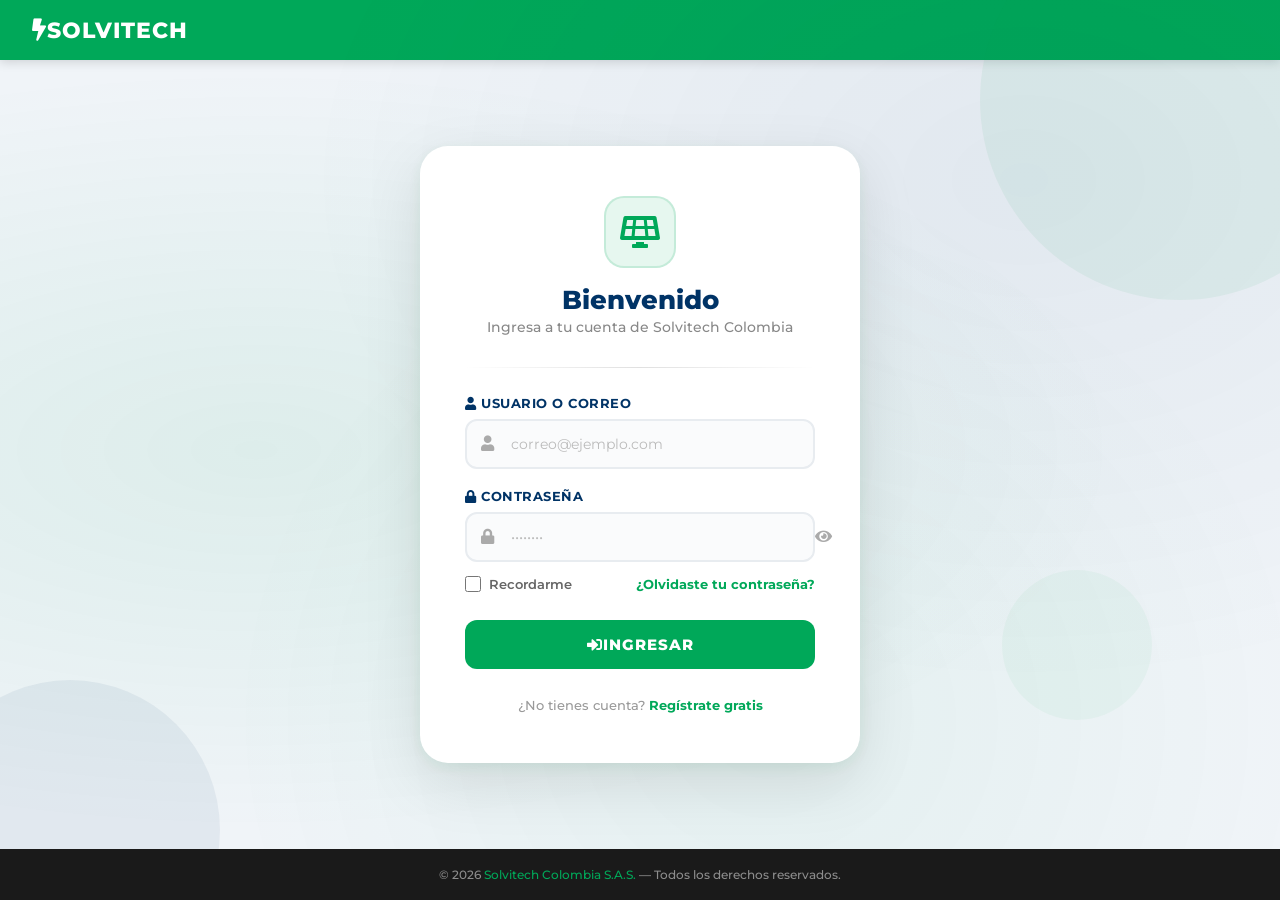
<file: login.html>
<!DOCTYPE html>
<html lang="es">
<head>
    <meta charset="utf-8">
    <title>Iniciar Sesión | Solvitech Colombia</title>
    <meta content="width=device-width, initial-scale=1.0" name="viewport">
    <link href="https://fonts.googleapis.com/css2?family=Montserrat:wght@400;600;700;800&display=swap" rel="stylesheet">
    <link href="https://cdnjs.cloudflare.com/ajax/libs/font-awesome/5.10.0/css/all.min.css" rel="stylesheet">
    <style>
        :root {
            --primary: #00a859;
            --primary-dark: #007a40;
            --primary-light: #e6f7ef;
            --dark: #1a1a1a;
            --blue-text: #003366;
            --white: #ffffff;
            --error: #e74c3c;
            --transition: all 0.4s cubic-bezier(0.165, 0.84, 0.44, 1);
        }

        * { box-sizing: border-box; margin: 0; padding: 0; }

        body {
            font-family: 'Montserrat', sans-serif;
            min-height: 100vh;
            display: flex;
            flex-direction: column;
            background: #f0f4f8;
            overflow-x: hidden;
        }

        /* ── NAVBAR ── */
        .navbar {
            background-color: var(--primary);
            padding: 1rem 2rem;
            display: flex;
            align-items: center;
            box-shadow: 0 2px 10px rgba(0,0,0,0.15);
        }
        .navbar-brand {
            color: white;
            font-weight: 800;
            font-size: 1.4rem;
            text-decoration: none;
            letter-spacing: 1px;
        }
        .navbar-brand:hover { color: rgba(255,255,255,0.85); text-decoration: none; }

        /* ── MAIN LAYOUT ── */
        .login-wrapper {
            flex: 1;
            display: flex;
            align-items: center;
            justify-content: center;
            padding: 40px 20px;
            position: relative;
        }

        /* Fondo decorativo */
        .login-wrapper::before {
            content: '';
            position: fixed;
            top: 0; left: 0; right: 0; bottom: 0;
            background:
                radial-gradient(ellipse at 20% 50%, rgba(0,168,89,0.08) 0%, transparent 60%),
                radial-gradient(ellipse at 80% 20%, rgba(0,51,102,0.06) 0%, transparent 50%),
                radial-gradient(ellipse at 60% 80%, rgba(0,168,89,0.05) 0%, transparent 50%);
            pointer-events: none;
            z-index: 0;
        }

        /* Elementos decorativos flotantes */
        .deco-circle {
            position: fixed;
            border-radius: 50%;
            opacity: 0.06;
            pointer-events: none;
            z-index: 0;
        }
        .deco-circle-1 {
            width: 400px; height: 400px;
            background: var(--primary);
            top: -100px; right: -100px;
            animation: floatA 8s ease-in-out infinite;
        }
        .deco-circle-2 {
            width: 300px; height: 300px;
            background: var(--blue-text);
            bottom: -80px; left: -80px;
            animation: floatB 10s ease-in-out infinite;
        }
        .deco-circle-3 {
            width: 150px; height: 150px;
            background: var(--primary);
            bottom: 20%; right: 10%;
            opacity: 0.04;
            animation: floatA 12s ease-in-out infinite reverse;
        }

        @keyframes floatA {
            0%, 100% { transform: translateY(0) scale(1); }
            50% { transform: translateY(-20px) scale(1.03); }
        }
        @keyframes floatB {
            0%, 100% { transform: translateY(0) scale(1); }
            50% { transform: translateY(15px) scale(0.97); }
        }

        /* ── CARD ── */
        .login-card {
            position: relative;
            z-index: 1;
            background: white;
            border-radius: 28px;
            padding: 50px 45px;
            width: 100%;
            max-width: 440px;
            box-shadow: 0 20px 60px rgba(0,0,0,0.10), 0 4px 15px rgba(0,168,89,0.08);
            animation: slideUp 0.6s cubic-bezier(0.165, 0.84, 0.44, 1) both;
        }

        @keyframes slideUp {
            from { opacity: 0; transform: translateY(30px); }
            to   { opacity: 1; transform: translateY(0); }
        }

        /* Logo / Encabezado */
        .login-logo {
            text-align: center;
            margin-bottom: 32px;
        }
        .login-logo .logo-icon {
            width: 72px; height: 72px;
            background: var(--primary-light);
            border-radius: 20px;
            display: inline-flex;
            align-items: center;
            justify-content: center;
            margin-bottom: 16px;
            border: 2px solid rgba(0,168,89,0.15);
        }
        .login-logo .logo-icon i {
            font-size: 2rem;
            color: var(--primary);
        }
        .login-logo h2 {
            font-size: 1.6rem;
            font-weight: 800;
            color: var(--blue-text);
            margin-bottom: 4px;
        }
        .login-logo p {
            font-size: 0.85rem;
            color: #888;
            font-weight: 500;
        }

        /* Divisor */
        .divider {
            height: 1px;
            background: linear-gradient(to right, transparent, #e0e0e0, transparent);
            margin-bottom: 28px;
        }

        /* ── FORMULARIO ── */
        .form-group {
            margin-bottom: 20px;
        }
        .form-group label {
            display: block;
            font-size: 0.8rem;
            font-weight: 700;
            color: var(--blue-text);
            margin-bottom: 8px;
            text-transform: uppercase;
            letter-spacing: 0.5px;
        }

        .input-wrapper {
            position: relative;
        }
        .input-wrapper i {
            position: absolute;
            left: 16px;
            top: 50%;
            transform: translateY(-50%);
            color: #aaa;
            font-size: 0.95rem;
            transition: color 0.3s;
            pointer-events: none;
        }
        .input-wrapper input {
            width: 100%;
            padding: 14px 16px 14px 44px;
            border: 2px solid #e8ecf0;
            border-radius: 12px;
            font-family: 'Montserrat', sans-serif;
            font-size: 0.9rem;
            font-weight: 500;
            color: var(--dark);
            background: #fafbfc;
            transition: var(--transition);
            outline: none;
        }
        .input-wrapper input:focus {
            border-color: var(--primary);
            background: #fff;
            box-shadow: 0 0 0 4px rgba(0,168,89,0.08);
        }
        .input-wrapper input:focus + i,
        .input-wrapper input:focus ~ i { color: var(--primary); }
        .input-wrapper input::placeholder { color: #bbb; font-weight: 400; }

        /* Icono ojo para contraseña */
        .toggle-password {
            position: absolute;
            right: 16px;
            top: 50%;
            transform: translateY(-50%);
            cursor: pointer;
            color: #aaa;
            font-size: 0.95rem;
            pointer-events: all !important;
            z-index: 2;
            transition: color 0.3s;
        }
        .toggle-password:hover { color: var(--primary); }

        /* Opciones extra */
        .form-extras {
            display: flex;
            justify-content: space-between;
            align-items: center;
            margin-bottom: 28px;
            margin-top: -6px;
        }
        .remember-me {
            display: flex;
            align-items: center;
            gap: 8px;
            cursor: pointer;
        }
        .remember-me input[type="checkbox"] {
            width: 16px; height: 16px;
            accent-color: var(--primary);
            cursor: pointer;
        }
        .remember-me span {
            font-size: 0.82rem;
            color: #666;
            font-weight: 600;
        }
        .forgot-link {
            font-size: 0.82rem;
            font-weight: 700;
            color: var(--primary);
            text-decoration: none;
            transition: color 0.3s;
        }
        .forgot-link:hover { color: var(--primary-dark); text-decoration: underline; }

        /* Botón de login */
        .btn-login {
            width: 100%;
            padding: 15px;
            background: var(--primary);
            color: white;
            border: none;
            border-radius: 12px;
            font-family: 'Montserrat', sans-serif;
            font-size: 0.95rem;
            font-weight: 800;
            text-transform: uppercase;
            letter-spacing: 1px;
            cursor: pointer;
            transition: var(--transition);
            position: relative;
            overflow: hidden;
        }
        .btn-login:hover {
            background: var(--primary-dark);
            transform: translateY(-2px);
            box-shadow: 0 8px 25px rgba(0,168,89,0.35);
        }
        .btn-login:active { transform: translateY(0); }
        .btn-login .btn-loader {
            display: none;
        }
        .btn-login.loading .btn-text { display: none; }
        .btn-login.loading .btn-loader { display: inline-block; }

        /* Spinner */
        .spinner {
            display: inline-block;
            width: 18px; height: 18px;
            border: 2px solid rgba(255,255,255,0.3);
            border-top-color: white;
            border-radius: 50%;
            animation: spin 0.7s linear infinite;
        }
        @keyframes spin { to { transform: rotate(360deg); } }

        /* Mensaje de error */
        .alert-error {
            display: none;
            background: #fff0ef;
            border: 1.5px solid var(--error);
            border-radius: 10px;
            padding: 12px 16px;
            margin-bottom: 20px;
            font-size: 0.83rem;
            color: var(--error);
            font-weight: 600;
            align-items: center;
            gap: 10px;
            animation: shake 0.4s ease;
        }
        .alert-error.show { display: flex; }
        @keyframes shake {
            0%, 100% { transform: translateX(0); }
            20%       { transform: translateX(-8px); }
            40%       { transform: translateX(8px); }
            60%       { transform: translateX(-5px); }
            80%       { transform: translateX(5px); }
        }

        /* Mensaje de éxito */
        .alert-success {
            display: none;
            background: var(--primary-light);
            border: 1.5px solid var(--primary);
            border-radius: 10px;
            padding: 12px 16px;
            margin-bottom: 20px;
            font-size: 0.83rem;
            color: var(--primary-dark);
            font-weight: 600;
            align-items: center;
            gap: 10px;
        }
        .alert-success.show { display: flex; }

        /* Footer de la card */
        .card-footer-note {
            margin-top: 28px;
            text-align: center;
            font-size: 0.82rem;
            color: #999;
            font-weight: 500;
        }
        .card-footer-note a {
            color: var(--primary);
            font-weight: 700;
            text-decoration: none;
        }
        .card-footer-note a:hover { text-decoration: underline; }

        /* ── FOOTER ── */
        .footer-login {
            background: var(--dark);
            color: rgba(255,255,255,0.5);
            text-align: center;
            padding: 18px;
            font-size: 0.78rem;
            font-weight: 500;
            position: relative;
            z-index: 1;
        }
        .footer-login span { color: var(--primary); }

        /* ── RESPONSIVE ── */
        @media (max-width: 480px) {
            .login-card { padding: 36px 24px; }
            .login-logo h2 { font-size: 1.3rem; }
        }
    </style>
</head>
<body>

    <!-- NAVBAR -->
    <nav class="navbar">
        <a class="navbar-brand" href="index.html">
            <i class="fas fa-bolt mr-2"></i>SOLVITECH
        </a>
    </nav>

    <!-- Decoración -->
    <div class="deco-circle deco-circle-1"></div>
    <div class="deco-circle deco-circle-2"></div>
    <div class="deco-circle deco-circle-3"></div>

    <!-- MAIN -->
    <main class="login-wrapper">
        <div class="login-card">

            <!-- Logo / Encabezado -->
            <div class="login-logo">
                <div class="logo-icon">
                    <i class="fas fa-solar-panel"></i>
                </div>
                <h2>Bienvenido</h2>
                <p>Ingresa a tu cuenta de Solvitech Colombia</p>
            </div>

            <div class="divider"></div>

            <!-- Alertas -->
            <div class="alert-error" id="alertError">
                <i class="fas fa-exclamation-circle"></i>
                <span id="errorMsg">Usuario o contraseña incorrectos.</span>
            </div>
            <div class="alert-success" id="alertSuccess">
                <i class="fas fa-check-circle"></i>
                <span>¡Inicio de sesión exitoso! Redirigiendo...</span>
            </div>

            <!-- Formulario -->
            <div id="loginForm">
                <!-- Usuario -->
                <div class="form-group">
                    <label for="usuario"><i class="fas fa-user mr-1"></i> Usuario o Correo</label>
                    <div class="input-wrapper">
                        <input
                            type="text"
                            id="usuario"
                            placeholder="correo@ejemplo.com"
                            autocomplete="username"
                        >
                        <i class="fas fa-user"></i>
                    </div>
                </div>

                <!-- Contraseña -->
                <div class="form-group">
                    <label for="password"><i class="fas fa-lock mr-1"></i> Contraseña</label>
                    <div class="input-wrapper">
                        <input
                            type="password"
                            id="password"
                            placeholder="••••••••"
                            autocomplete="current-password"
                        >
                        <i class="fas fa-lock"></i>
                        <span class="toggle-password" id="togglePass" title="Mostrar/Ocultar contraseña">
                            <i class="fas fa-eye" id="eyeIcon"></i>
                        </span>
                    </div>
                </div>

                <!-- Recordar / Olvidé -->
                <div class="form-extras">
                    <label class="remember-me">
                        <input type="checkbox" id="remember">
                        <span>Recordarme</span>
                    </label>
                    <a href="#" class="forgot-link" id="forgotLink">¿Olvidaste tu contraseña?</a>
                </div>

                <!-- Botón -->
                <button class="btn-login" id="btnLogin" onclick="handleLogin()">
                    <span class="btn-text"><i class="fas fa-sign-in-alt mr-2"></i>Ingresar</span>
                    <span class="btn-loader"><span class="spinner"></span></span>
                </button>
            </div>

            <!-- Footer de la card -->
            <div class="card-footer-note">
                ¿No tienes cuenta? <a href="registro.html">Regístrate gratis</a>
            </div>

        </div>
    </main>

    <!-- FOOTER -->
    <footer class="footer-login">
        © 2026 <span>Solvitech Colombia S.A.S.</span> — Todos los derechos reservados.
    </footer>

    <script>
        const API = window.location.origin;

        /* ── Mostrar/Ocultar contraseña ── */
        document.getElementById('togglePass').addEventListener('click', function() {
            const input = document.getElementById('password');
            const icon  = document.getElementById('eyeIcon');
            if (input.type === 'password') {
                input.type = 'text';
                icon.classList.replace('fa-eye', 'fa-eye-slash');
            } else {
                input.type = 'password';
                icon.classList.replace('fa-eye-slash', 'fa-eye');
            }
        });

        /* ── Cargar usuario recordado ── */
        window.addEventListener('load', function() {
            const saved = localStorage.getItem('sv_usuario');
            if (saved) {
                document.getElementById('usuario').value = saved;
                document.getElementById('remember').checked = true;
            }
        });

        /* ── Enter para login ── */
        ['usuario','password'].forEach(id => {
            document.getElementById(id).addEventListener('keydown', function(e) {
                if (e.key === 'Enter') handleLogin();
            });
        });

        /* ── Olvidé contraseña ── */
        document.getElementById('forgotLink').addEventListener('click', function(e) {
            e.preventDefault();
            showError('Para recuperar tu contraseña, contáctanos: solvitechcolombia@gmail.com');
        });

        /* ── Lógica de Login (conectada a PostgreSQL via Flask) ── */
        async function handleLogin() {
            const usuarioInput  = document.getElementById('usuario').value.trim();
            const passwordInput = document.getElementById('password').value;
            const btn           = document.getElementById('btnLogin');

            hideAlerts();

            if (!usuarioInput) { showError('Por favor ingresa tu usuario o correo.'); return; }
            if (!passwordInput) { showError('Por favor ingresa tu contraseña.'); return; }

            btn.classList.add('loading');
            btn.disabled = true;

            try {
                const res  = await fetch(API + '/api/login', {
                    method:  'POST',
                    headers: { 'Content-Type': 'application/json' },
                    body:    JSON.stringify({ usuario: usuarioInput, password: passwordInput })
                });
                const data = await res.json();

                if (data.ok) {
                    // ✅ Login exitoso — guardar sesión
                    if (document.getElementById('remember').checked) {
                        localStorage.setItem('sv_usuario', usuarioInput);
                    } else {
                        localStorage.removeItem('sv_usuario');
                    }
                    sessionStorage.setItem('sv_sesion', JSON.stringify({
                        usuario: usuarioInput,
                        nombre:  data.nombre,
                        rol:     data.rol,
                        activo:  true
                    }));

                    document.getElementById('alertSuccess').classList.add('show');
                    btn.classList.remove('loading');

                    setTimeout(function() {
                        window.location.href = 'index.html';
                    }, 1500);
                } else {
                    // ❌ Login fallido
                    btn.classList.remove('loading');
                    btn.disabled = false;
                    showError(data.mensaje || 'Usuario o contraseña incorrectos.');

                    ['usuario','password'].forEach(id => {
                        const el = document.getElementById(id);
                        el.style.borderColor = 'var(--error)';
                        setTimeout(() => el.style.borderColor = '', 2000);
                    });
                }
            } catch (err) {
                btn.classList.remove('loading');
                btn.disabled = false;
                showError('No se pudo conectar al servidor. ¿Está corriendo app.py?');
            }
        }

        function showError(msg) {
            document.getElementById('errorMsg').textContent = msg;
            const el = document.getElementById('alertError');
            el.classList.remove('show');
            void el.offsetWidth;
            el.classList.add('show');
        }

        function hideAlerts() {
            document.getElementById('alertError').classList.remove('show');
            document.getElementById('alertSuccess').classList.remove('show');
        }
    </script>
</body>
</html>
</file>
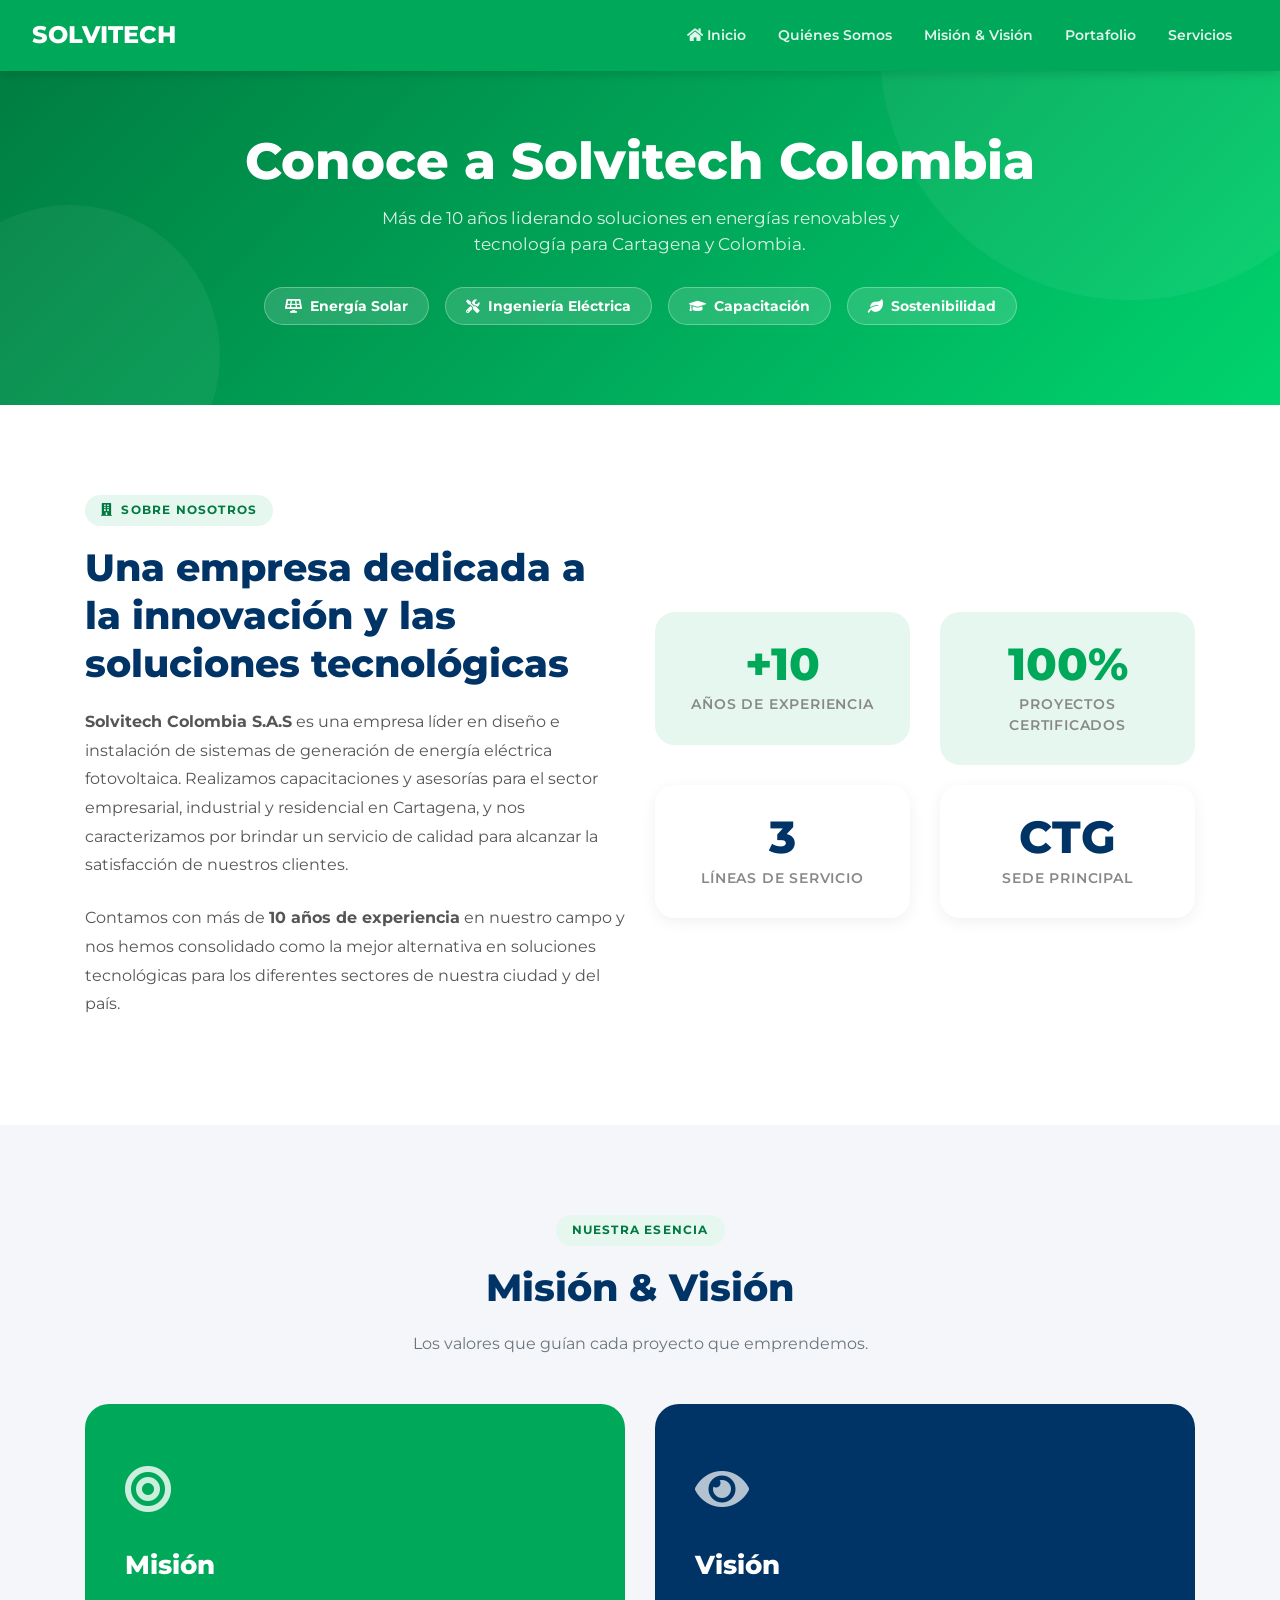
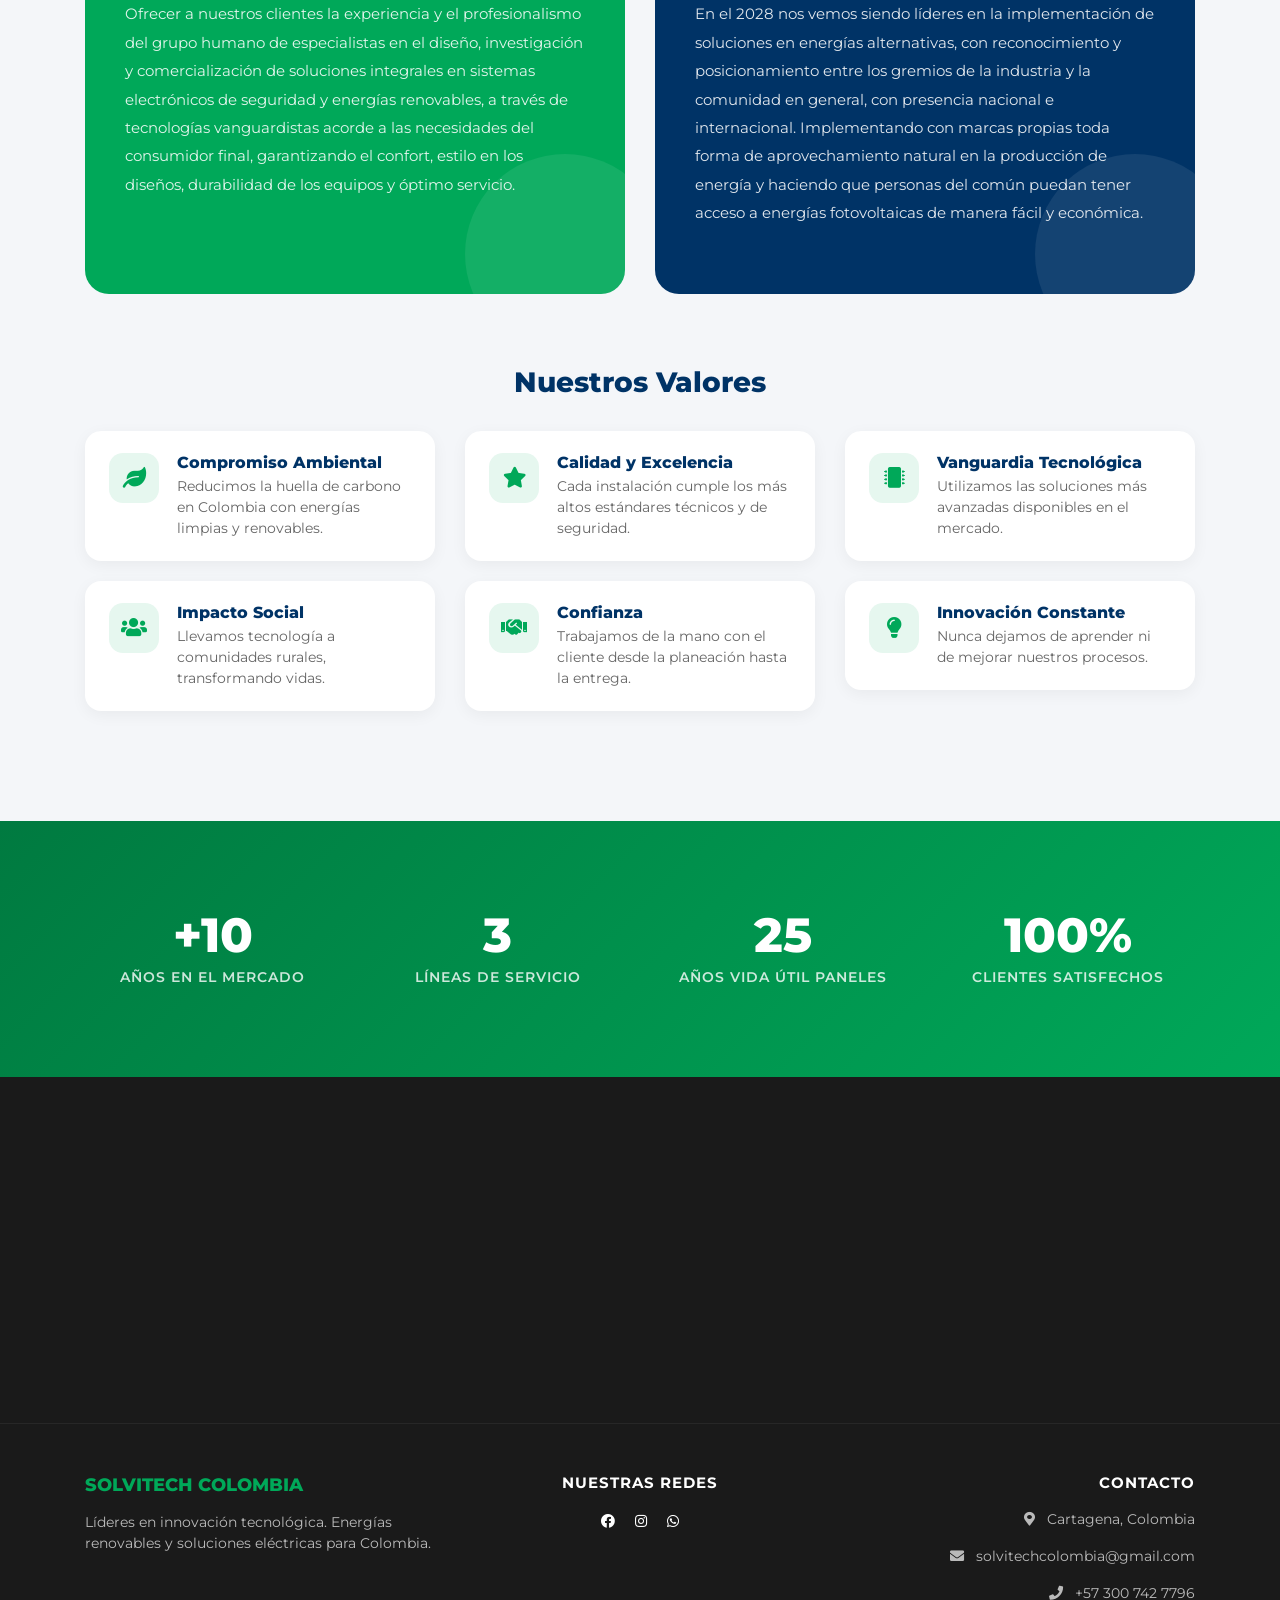
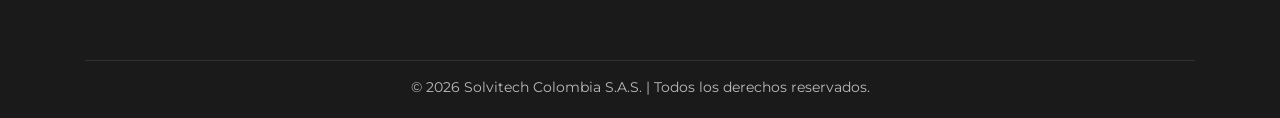
<file: nosotros.html>
<!DOCTYPE html>
<html lang="es">
<head>
    <meta charset="UTF-8">
    <meta name="viewport" content="width=device-width, initial-scale=1.0">
    <title>Nosotros - Solvitech Colombia</title>

    <link href="https://fonts.googleapis.com/css2?family=Montserrat:wght@400;600;700;800&display=swap" rel="stylesheet">
    <link href="https://cdnjs.cloudflare.com/ajax/libs/font-awesome/5.10.0/css/all.min.css" rel="stylesheet">
    <link href="https://stackpath.bootstrapcdn.com/bootstrap/4.4.1/css/bootstrap.min.css" rel="stylesheet">

    <style>
        :root {
            --primary: #00a859;
            --primary-dark: #007a40;
            --primary-light: #e6f7ef;
            --dark: #1a1a1a;
            --blue-text: #003366;
            --white: #ffffff;
            --gray: #f4f6f9;
            --transition: all 0.4s cubic-bezier(0.165, 0.84, 0.44, 1);
        }

        * { box-sizing: border-box; }

        body {
            font-family: 'Montserrat', sans-serif;
            color: var(--dark);
            overflow-x: hidden;
            background: #fff;
        }

        /* ── NAVBAR ── */
        .navbar {
            background-color: var(--primary) !important;
            padding: 1rem 2rem;
            box-shadow: 0 2px 10px rgba(0,0,0,0.15);
        }
        .navbar-brand h1 { font-weight: 800; font-size: 1.5rem; color: white; margin: 0; }
        .navbar-nav .nav-link {
            color: rgba(255,255,255,0.88) !important;
            font-weight: 600;
            font-size: 0.9rem;
            padding: 0.5rem 1rem !important;
            transition: var(--transition);
        }
        .navbar-nav .nav-link:hover { color: #fff !important; }
        .navbar-toggler { border-color: rgba(255,255,255,0.5); }
        .navbar-toggler-icon {
            background-image: url("data:image/svg+xml,%3csvg xmlns='http://www.w3.org/2000/svg' width='30' height='30' viewBox='0 0 30 30'%3e%3cpath stroke='rgba%28255%2c255%2c255%2c0.9%29' stroke-linecap='round' stroke-miterlimit='10' stroke-width='2' d='M4 7h22M4 15h22M4 23h22'/%3e%3c/svg%3e");
        }

        /* ── HERO ── */
        .page-hero {
            padding: 130px 0 80px;
            background: linear-gradient(135deg, var(--primary-dark) 0%, var(--primary) 55%, #00d46e 100%);
            text-align: center;
            position: relative;
            overflow: hidden;
        }
        .page-hero::before {
            content: '';
            position: absolute;
            width: 500px; height: 500px;
            background: rgba(255,255,255,0.05);
            border-radius: 50%;
            top: -200px; right: -100px;
        }
        .page-hero::after {
            content: '';
            position: absolute;
            width: 300px; height: 300px;
            background: rgba(255,255,255,0.05);
            border-radius: 50%;
            bottom: -100px; left: -80px;
        }
        .page-hero h1 {
            color: #fff;
            font-weight: 800;
            font-size: clamp(2rem, 4.5vw, 3.2rem);
            margin-bottom: 15px;
            position: relative;
        }
        .page-hero p {
            color: rgba(255,255,255,0.85);
            font-size: 1.05rem;
            max-width: 580px;
            margin: 0 auto 30px;
            position: relative;
        }
        .hero-badges {
            display: flex;
            justify-content: center;
            gap: 16px;
            flex-wrap: wrap;
            position: relative;
        }
        .hero-badge {
            background: rgba(255,255,255,0.15);
            border: 1px solid rgba(255,255,255,0.3);
            color: #fff;
            padding: 8px 20px;
            border-radius: 50px;
            font-size: 0.85rem;
            font-weight: 700;
            backdrop-filter: blur(4px);
        }

        /* ── QUIÉNES SOMOS ── */
        .section-padding { padding: 90px 0; }
        .section-label {
            display: inline-block;
            background: var(--primary-light);
            color: var(--primary-dark);
            font-weight: 700;
            font-size: 0.78rem;
            text-transform: uppercase;
            letter-spacing: 1.2px;
            padding: 6px 16px;
            border-radius: 50px;
            margin-bottom: 18px;
        }
        .section-title {
            font-weight: 800;
            color: var(--blue-text);
            font-size: clamp(1.6rem, 3vw, 2.4rem);
            margin-bottom: 20px;
            line-height: 1.25;
        }
        .section-desc {
            color: #555;
            line-height: 1.85;
            font-size: 0.97rem;
        }

        /* ── STAT BOXES ── */
        .stat-box {
            text-align: center;
            padding: 30px 20px;
        }
        .stat-num {
            font-size: 2.8rem;
            font-weight: 800;
            color: var(--primary);
            line-height: 1;
            margin-bottom: 8px;
        }
        .stat-label {
            font-size: 0.85rem;
            text-transform: uppercase;
            letter-spacing: 0.8px;
            color: #888;
            font-weight: 600;
        }

        /* ── MISIÓN Y VISIÓN ── */
        .mv-card {
            border-radius: 24px;
            padding: 50px 40px;
            height: 100%;
            position: relative;
            overflow: hidden;
            transition: var(--transition);
        }
        .mv-card::before {
            content: '';
            position: absolute;
            width: 200px; height: 200px;
            border-radius: 50%;
            opacity: 0.08;
            bottom: -60px; right: -40px;
        }
        .mv-card:hover { transform: translateY(-8px); }

        .mv-mision {
            background: var(--primary);
            color: #fff;
        }
        .mv-mision::before { background: #fff; }
        .mv-mision .mv-icon { color: rgba(255,255,255,0.8); }
        .mv-mision h3 { color: #fff; }
        .mv-mision p { color: rgba(255,255,255,0.88); }

        .mv-vision {
            background: var(--blue-text);
            color: #fff;
        }
        .mv-vision::before { background: #fff; }
        .mv-vision .mv-icon { color: rgba(255,255,255,0.7); }
        .mv-vision h3 { color: #fff; }
        .mv-vision p { color: rgba(255,255,255,0.88); }

        .mv-icon {
            font-size: 3rem;
            margin-bottom: 24px;
            display: block;
        }
        .mv-card h3 {
            font-weight: 800;
            font-size: 1.6rem;
            margin-bottom: 20px;
        }
        .mv-card p {
            font-size: 0.96rem;
            line-height: 1.85;
        }

        /* ── VALORES ── */
        .valor-item {
            display: flex;
            gap: 18px;
            align-items: flex-start;
            padding: 22px 24px;
            border-radius: 16px;
            background: #fff;
            box-shadow: 0 4px 16px rgba(0,0,0,0.05);
            transition: var(--transition);
            margin-bottom: 20px;
        }
        .valor-item:hover {
            transform: translateX(8px);
            box-shadow: 0 8px 24px rgba(0,168,89,0.12);
        }
        .valor-icon {
            width: 50px; height: 50px;
            border-radius: 14px;
            background: var(--primary-light);
            color: var(--primary);
            display: flex; align-items: center; justify-content: center;
            font-size: 1.3rem;
            flex-shrink: 0;
        }
        .valor-body h6 { font-weight: 800; color: var(--blue-text); margin-bottom: 4px; }
        .valor-body p { font-size: 0.87rem; color: #666; margin: 0; }

        /* ── EMPRESA EN NÚMEROS ── */
        .numeros-bg {
            background: linear-gradient(135deg, var(--primary-dark), var(--primary));
            padding: 70px 0;
        }
        .num-item { text-align: center; padding: 20px; }
        .num-big {
            font-size: 3rem;
            font-weight: 800;
            color: #fff;
            line-height: 1;
            margin-bottom: 8px;
        }
        .num-label {
            color: rgba(255,255,255,0.8);
            font-size: 0.85rem;
            text-transform: uppercase;
            letter-spacing: 1px;
            font-weight: 600;
        }

        /* ── PORTAFOLIO PDF ── */
        .pdf-section {
            background: var(--gray);
            padding: 90px 0;
        }
        .pdf-wrapper {
            border-radius: 24px;
            overflow: hidden;
            box-shadow: 0 20px 60px rgba(0,0,0,0.12);
            background: #fff;
        }
        .pdf-header {
            background: var(--primary);
            padding: 22px 30px;
            display: flex;
            align-items: center;
            justify-content: space-between;
            flex-wrap: wrap;
            gap: 12px;
        }
        .pdf-header h5 {
            color: #fff;
            font-weight: 800;
            margin: 0;
            font-size: 1rem;
        }
        .pdf-header p { color: rgba(255,255,255,0.8); margin: 0; font-size: 0.85rem; }
        .btn-pdf-download {
            background: rgba(255,255,255,0.2);
            border: 1px solid rgba(255,255,255,0.4);
            color: #fff;
            padding: 9px 22px;
            border-radius: 50px;
            font-weight: 700;
            font-size: 0.85rem;
            text-decoration: none;
            transition: var(--transition);
            white-space: nowrap;
        }
        .btn-pdf-download:hover {
            background: rgba(255,255,255,0.35);
            color: #fff;
            text-decoration: none;
        }
        .pdf-embed {
            width: 100%;
            height: 750px;
            border: none;
            display: block;
        }
        .pdf-fallback {
            padding: 50px 30px;
            text-align: center;
        }

        /* ── CTA FINAL ── */
        .cta-section {
            background: var(--dark);
            padding: 80px 0;
            text-align: center;
        }
        .cta-section h2 {
            color: #fff;
            font-weight: 800;
            font-size: clamp(1.6rem, 3vw, 2.2rem);
            margin-bottom: 15px;
        }
        .cta-section p { color: rgba(255,255,255,0.7); margin-bottom: 35px; }
        .btn-cta-wa {
            background: #25D366;
            color: #fff;
            border-radius: 50px;
            padding: 15px 40px;
            font-weight: 700;
            font-size: 1rem;
            text-decoration: none;
            display: inline-block;
            transition: var(--transition);
            margin: 6px;
        }
        .btn-cta-wa:hover { background: #1aab52; color: #fff; transform: scale(1.05); text-decoration: none; }
        .btn-cta-outline {
            background: transparent;
            color: #fff;
            border: 2px solid rgba(255,255,255,0.4);
            border-radius: 50px;
            padding: 15px 40px;
            font-weight: 700;
            font-size: 1rem;
            text-decoration: none;
            display: inline-block;
            transition: var(--transition);
            margin: 6px;
        }
        .btn-cta-outline:hover { border-color: var(--primary); color: var(--primary); text-decoration: none; }

        /* ── FOOTER ── */
        .footer-grande { background: var(--dark); color: #fff; padding: 50px 0 20px; border-top: 1px solid rgba(255,255,255,0.06); }
        .footer-grande h4 { color: var(--primary); font-weight: 800; font-size: 1.1rem; }
        .footer-grande h5 { font-size: 0.95rem; font-weight: 700; text-transform: uppercase; letter-spacing: 1px; }
        .footer-grande p, .footer-grande a { font-size: 0.88rem; color: rgba(255,255,255,0.7); }
        .footer-grande a:hover { color: var(--primary) !important; text-decoration: none; }
        .redes-footer a { transition: var(--transition); display: inline-block; }
        .redes-footer a:hover { color: var(--primary) !important; transform: scale(1.2); }

        /* ── RESPONSIVE ── */
        @media (max-width: 768px) {
            .section-padding { padding: 60px 0; }
            .page-hero { padding: 100px 0 60px; }
            .mv-card { padding: 35px 25px; }
            .pdf-embed { height: 450px; }
        }

        /* ── ANIMACIONES DE ENTRADA ── */
        .fade-up {
            opacity: 0;
            transform: translateY(30px);
            transition: opacity 0.7s ease, transform 0.7s ease;
        }
        .fade-up.visible {
            opacity: 1;
            transform: translateY(0);
        }
    </style>
</head>
<body>

<!-- ═══ NAVBAR ═══ -->
<nav class="navbar navbar-expand-lg navbar-dark fixed-top">
    <a class="navbar-brand" href="index.html"><h1>SOLVITECH</h1></a>
    <button class="navbar-toggler" type="button" data-toggle="collapse" data-target="#navMenu">
        <span class="navbar-toggler-icon"></span>
    </button>
    <div class="collapse navbar-collapse" id="navMenu">
        <ul class="navbar-nav ml-auto">
            <li class="nav-item"><a class="nav-link" href="index.html"><i class="fas fa-home mr-1"></i>Inicio</a></li>
            <li class="nav-item"><a class="nav-link" href="#quienes-somos">Quiénes Somos</a></li>
            <li class="nav-item"><a class="nav-link" href="#mision-vision">Misión & Visión</a></li>
            <li class="nav-item"><a class="nav-link" href="#portafolio-pdf">Portafolio</a></li>
            <li class="nav-item"><a class="nav-link" href="detalles.html">Servicios</a></li>
        </ul>
    </div>
</nav>

<!-- ═══ HERO ═══ -->
<div class="page-hero">
    <div class="container">
        <h1>Conoce a Solvitech Colombia</h1>
        <p>Más de 10 años liderando soluciones en energías renovables y tecnología para Cartagena y Colombia.</p>
        <div class="hero-badges">
            <a href="detalles.html" class="hero-badge"><i class="fas fa-solar-panel mr-1"></i> Energía Solar</a>
            <a href="detalles.html" class="hero-badge"><i class="fas fa-tools mr-1"></i> Ingeniería Eléctrica</a>
            <a href="detalles.html" class="hero-badge"><i class="fas fa-graduation-cap mr-1"></i> Capacitación</a>
            <a href="detalles.html" class="hero-badge"><i class="fas fa-leaf mr-1"></i> Sostenibilidad</a>
        </div>
    </div>
</div>

<!-- ═══ QUIÉNES SOMOS ═══ -->
<section id="quienes-somos" class="section-padding">
    <div class="container">
        <div class="row align-items-center">
            <div class="col-lg-6 mb-5 mb-lg-0 fade-up">
                <span class="section-label"><i class="fas fa-building mr-1"></i> Sobre nosotros</span>
                <h2 class="section-title">Una empresa dedicada a la innovación y las soluciones tecnológicas</h2>
                <p class="section-desc mb-4">
                    <strong>Solvitech Colombia S.A.S</strong> es una empresa líder en diseño e instalación de sistemas de generación de energía eléctrica fotovoltaica. Realizamos capacitaciones y asesorías para el sector empresarial, industrial y residencial en Cartagena, y nos caracterizamos por brindar un servicio de calidad para alcanzar la satisfacción de nuestros clientes.
                </p>
                <p class="section-desc">
                    Contamos con más de <strong>10 años de experiencia</strong> en nuestro campo y nos hemos consolidado como la mejor alternativa en soluciones tecnológicas para los diferentes sectores de nuestra ciudad y del país.
                </p>
            </div>
            <div class="col-lg-6 fade-up">
                <div class="row">
                    <div class="col-6">
                        <div class="stat-box" style="background:var(--primary-light); border-radius:20px; margin-bottom:20px;">
                            <div class="stat-num">+10</div>
                            <div class="stat-label">Años de experiencia</div>
                        </div>
                    </div>
                    <div class="col-6">
                        <div class="stat-box" style="background:var(--primary-light); border-radius:20px; margin-bottom:20px;">
                            <div class="stat-num">100%</div>
                            <div class="stat-label">Proyectos certificados</div>
                        </div>
                    </div>
                    <div class="col-6">
                        <div class="stat-box" style="background:#fff; border-radius:20px; box-shadow: 0 4px 16px rgba(0,0,0,0.06);">
                            <div class="stat-num" style="color:var(--blue-text);">3</div>
                            <div class="stat-label">Líneas de servicio</div>
                        </div>
                    </div>
                    <div class="col-6">
                        <div class="stat-box" style="background:#fff; border-radius:20px; box-shadow: 0 4px 16px rgba(0,0,0,0.06);">
                            <div class="stat-num" style="color:var(--blue-text);">CTG</div>
                            <div class="stat-label">Sede principal</div>
                        </div>
                    </div>
                </div>
            </div>
        </div>
    </div>
</section>

<!-- ═══ MISIÓN Y VISIÓN ═══ -->
<section id="mision-vision" style="background: var(--gray); padding: 90px 0;">
    <div class="container">
        <div class="text-center mb-5 fade-up">
            <span class="section-label">Nuestra esencia</span>
            <h2 class="section-title">Misión & Visión</h2>
            <p class="text-muted">Los valores que guían cada proyecto que emprendemos.</p>
        </div>
        <div class="row">
            <!-- MISIÓN -->
            <div class="col-lg-6 mb-4 fade-up">
                <div class="mv-card mv-mision h-100">
                    <span class="mv-icon"><i class="fas fa-bullseye"></i></span>
                    <h3>Misión</h3>
                    <p>
                        Ofrecer a nuestros clientes la experiencia y el profesionalismo del grupo humano de especialistas en el diseño, investigación y comercialización de soluciones integrales en sistemas electrónicos de seguridad y energías renovables, a través de tecnologías vanguardistas acorde a las necesidades del consumidor final, garantizando el confort, estilo en los diseños, durabilidad de los equipos y óptimo servicio.
                    </p>
                </div>
            </div>
            <!-- VISIÓN -->
            <div class="col-lg-6 mb-4 fade-up">
                <div class="mv-card mv-vision h-100">
                    <span class="mv-icon"><i class="fas fa-eye"></i></span>
                    <h3>Visión</h3>
                    <p>
                        En el 2028 nos vemos siendo líderes en la implementación de soluciones en energías alternativas, con reconocimiento y posicionamiento entre los gremios de la industria y la comunidad en general, con presencia nacional e internacional. Implementando con marcas propias toda forma de aprovechamiento natural en la producción de energía y haciendo que personas del común puedan tener acceso a energías fotovoltaicas de manera fácil y económica.
                    </p>
                </div>
            </div>
        </div>

        <!-- VALORES -->
        <div class="row mt-5">
            <div class="col-12 text-center mb-4 fade-up">
                <h3 class="font-weight-800" style="color:var(--blue-text); font-weight:800;">Nuestros Valores</h3>
            </div>
            <div class="col-md-6 col-lg-4 fade-up">
                <div class="valor-item">
                    <div class="valor-icon"><i class="fas fa-leaf"></i></div>
                    <div class="valor-body">
                        <h6>Compromiso Ambiental</h6>
                        <p>Reducimos la huella de carbono en Colombia con energías limpias y renovables.</p>
                    </div>
                </div>
            </div>
            <div class="col-md-6 col-lg-4 fade-up">
                <div class="valor-item">
                    <div class="valor-icon"><i class="fas fa-star"></i></div>
                    <div class="valor-body">
                        <h6>Calidad y Excelencia</h6>
                        <p>Cada instalación cumple los más altos estándares técnicos y de seguridad.</p>
                    </div>
                </div>
            </div>
            <div class="col-md-6 col-lg-4 fade-up">
                <div class="valor-item">
                    <div class="valor-icon"><i class="fas fa-microchip"></i></div>
                    <div class="valor-body">
                        <h6>Vanguardia Tecnológica</h6>
                        <p>Utilizamos las soluciones más avanzadas disponibles en el mercado.</p>
                    </div>
                </div>
            </div>
            <div class="col-md-6 col-lg-4 fade-up">
                <div class="valor-item">
                    <div class="valor-icon"><i class="fas fa-users"></i></div>
                    <div class="valor-body">
                        <h6>Impacto Social</h6>
                        <p>Llevamos tecnología a comunidades rurales, transformando vidas.</p>
                    </div>
                </div>
            </div>
            <div class="col-md-6 col-lg-4 fade-up">
                <div class="valor-item">
                    <div class="valor-icon"><i class="fas fa-handshake"></i></div>
                    <div class="valor-body">
                        <h6>Confianza</h6>
                        <p>Trabajamos de la mano con el cliente desde la planeación hasta la entrega.</p>
                    </div>
                </div>
            </div>
            <div class="col-md-6 col-lg-4 fade-up">
                <div class="valor-item">
                    <div class="valor-icon"><i class="fas fa-lightbulb"></i></div>
                    <div class="valor-body">
                        <h6>Innovación Constante</h6>
                        <p>Nunca dejamos de aprender ni de mejorar nuestros procesos.</p>
                    </div>
                </div>
            </div>
        </div>
    </div>
</section>

<!-- ═══ NÚMEROS ═══ -->
<div class="numeros-bg fade-up">
    <div class="container">
        <div class="row">
            <div class="col-6 col-md-3">
                <div class="num-item">
                    <div class="num-big">+10</div>
                    <div class="num-label">Años en el mercado</div>
                </div>
            </div>
            <div class="col-6 col-md-3">
                <div class="num-item">
                    <div class="num-big">3</div>
                    <div class="num-label">Líneas de servicio</div>
                </div>
            </div>
            <div class="col-6 col-md-3">
                <div class="num-item">
                    <div class="num-big">25</div>
                    <div class="num-label">Años vida útil paneles</div>
                </div>
            </div>
            <div class="col-6 col-md-3">
                <div class="num-item">
                    <div class="num-big">100%</div>
                    <div class="num-label">Clientes satisfechos</div>
                </div>
            </div>
        </div>
    </div>
</div>



<!-- ═══ CTA FINAL ═══ -->
<section class="cta-section">
    <div class="container fade-up">
        <h2>¿Listo para dar el primer paso?</h2>
        <p>Contáctanos y recibe una asesoría gratuita para tu proyecto de energía solar o eléctrico.</p>
        <a href="https://wa.me/3007427796" target="_blank" class="btn-cta-wa">
            <i class="fab fa-whatsapp mr-2"></i>Escribir por WhatsApp
        </a>
        <a href="detalles.html" class="btn-cta-outline">
            <i class="fas fa-tools mr-2"></i>Ver nuestros servicios
        </a>
    </div>
</section>

<!-- ═══ FOOTER ═══ -->
<footer class="footer-grande">
    <div class="container">
        <div class="row">
            <div class="col-md-4 mb-4">
                <h4 class="text-uppercase mb-3">Solvitech Colombia</h4>
                <p>Líderes en innovación tecnológica. Energías renovables y soluciones eléctricas para Colombia.</p>
            </div>
            <div class="col-md-4 mb-4 text-center">
                <h5 class="mb-3">Nuestras Redes</h5>
                <div class="redes-footer">
                    <a href="https://www.facebook.com/share/1B3Afg29qy/?mibextid=wwXIfr" class="text-white mx-2 h4"><i class="fab fa-facebook"></i></a>
                    <a href="https://www.instagram.com/solvitechcolombia?igsh=MTUybDhmNWd6dXdnOA==" class="text-white mx-2 h4"><i class="fab fa-instagram"></i></a>
                    <a href="https://wa.me/3007427796" target="_blank" class="text-white mx-2 h4"><i class="fab fa-whatsapp"></i></a>
                </div>
            </div>
            <div class="col-md-4 mb-4 text-md-right">
                <h5 class="mb-3">Contacto</h5>
                <p><i class="fas fa-map-marker-alt mr-2"></i> Cartagena, Colombia</p>
                <p><i class="fas fa-envelope mr-2"></i> solvitechcolombia@gmail.com</p>
                <p><i class="fas fa-phone mr-2"></i> +57 300 742 7796</p>
            </div>
        </div>
        <hr style="border-top: 1px solid rgba(255,255,255,0.1);">
        <div class="text-center mt-3">
            <p class="small mb-0">© 2026 Solvitech Colombia S.A.S. | Todos los derechos reservados.</p>
        </div>
    </div>
</footer>

<script src="https://code.jquery.com/jquery-3.4.1.min.js"></script>
<script src="https://stackpath.bootstrapcdn.com/bootstrap/4.4.1/js/bootstrap.bundle.min.js"></script>
<script>
    // Animaciones de entrada al hacer scroll
    const observer = new IntersectionObserver((entries) => {
        entries.forEach((entry, i) => {
            if (entry.isIntersecting) {
                setTimeout(() => entry.target.classList.add('visible'), i * 80);
            }
        });
    }, { threshold: 0.1 });

    document.querySelectorAll('.fade-up').forEach(el => observer.observe(el));

    // Scroll suave para anclas internas
    document.querySelectorAll('a[href^="#"]').forEach(a => {
        a.addEventListener('click', e => {
            const target = document.querySelector(a.getAttribute('href'));
            if (target) {
                e.preventDefault();
                window.scrollTo({ top: target.offsetTop - 80, behavior: 'smooth' });
            }
        });
    });
</script>
</body>
</html>
</file>
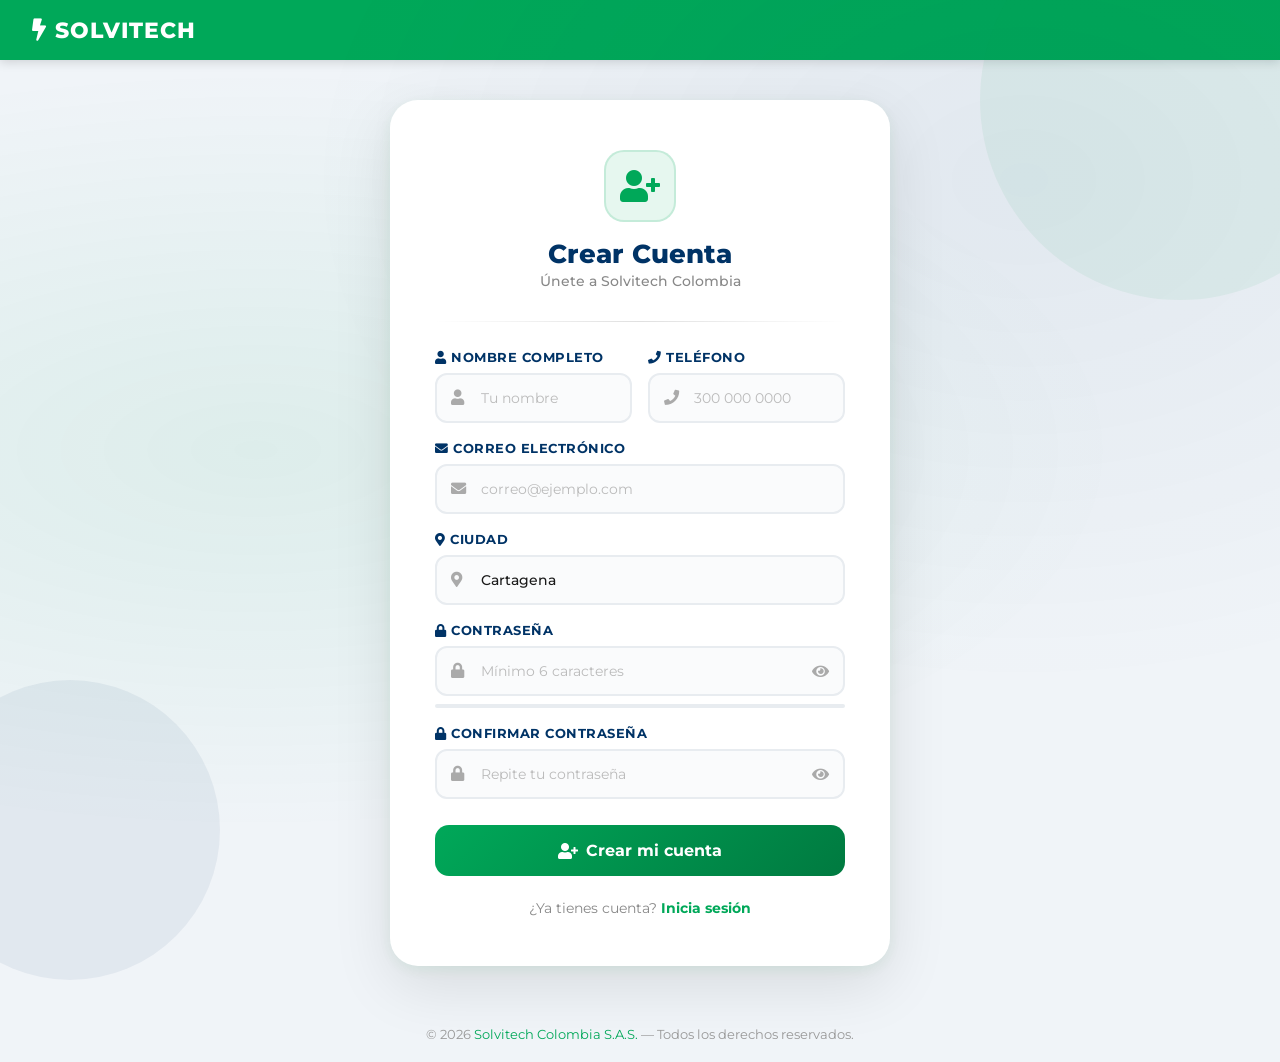
<file: registro.html>
<!DOCTYPE html>
<html lang="es">
<head>
    <meta charset="utf-8">
    <title>Crear Cuenta | Solvitech Colombia</title>
    <meta content="width=device-width, initial-scale=1.0" name="viewport">
    <link href="https://fonts.googleapis.com/css2?family=Montserrat:wght@400;600;700;800&display=swap" rel="stylesheet">
    <link href="https://cdnjs.cloudflare.com/ajax/libs/font-awesome/5.10.0/css/all.min.css" rel="stylesheet">
    <style>
        :root {
            --primary: #00a859;
            --primary-dark: #007a40;
            --primary-light: #e6f7ef;
            --dark: #1a1a1a;
            --blue-text: #003366;
            --white: #ffffff;
            --error: #e74c3c;
            --success: #00a859;
            --transition: all 0.4s cubic-bezier(0.165, 0.84, 0.44, 1);
        }

        * { box-sizing: border-box; margin: 0; padding: 0; }

        body {
            font-family: 'Montserrat', sans-serif;
            min-height: 100vh;
            display: flex;
            flex-direction: column;
            background: #f0f4f8;
            overflow-x: hidden;
        }

        /* ── NAVBAR ── */
        .navbar {
            background-color: var(--primary);
            padding: 1rem 2rem;
            display: flex;
            align-items: center;
            box-shadow: 0 2px 10px rgba(0,0,0,0.15);
        }
        .navbar-brand {
            color: white;
            font-weight: 800;
            font-size: 1.4rem;
            text-decoration: none;
            letter-spacing: 1px;
        }
        .navbar-brand:hover { color: rgba(255,255,255,0.85); }

        /* ── FONDO DECORATIVO ── */
        .register-wrapper {
            flex: 1;
            display: flex;
            align-items: center;
            justify-content: center;
            padding: 40px 20px;
            position: relative;
        }
        .register-wrapper::before {
            content: '';
            position: fixed;
            top: 0; left: 0; right: 0; bottom: 0;
            background:
                radial-gradient(ellipse at 20% 50%, rgba(0,168,89,0.08) 0%, transparent 60%),
                radial-gradient(ellipse at 80% 20%, rgba(0,51,102,0.06) 0%, transparent 50%);
            pointer-events: none;
            z-index: 0;
        }
        .deco-circle {
            position: fixed;
            border-radius: 50%;
            opacity: 0.06;
            pointer-events: none;
            z-index: 0;
        }
        .deco-circle-1 { width: 400px; height: 400px; background: var(--primary); top: -100px; right: -100px; animation: floatA 8s ease-in-out infinite; }
        .deco-circle-2 { width: 300px; height: 300px; background: var(--blue-text); bottom: -80px; left: -80px; animation: floatB 10s ease-in-out infinite; }
        @keyframes floatA { 0%,100%{transform:translateY(0)} 50%{transform:translateY(-20px)} }
        @keyframes floatB { 0%,100%{transform:translateY(0)} 50%{transform:translateY(15px)} }

        /* ── CARD ── */
        .register-card {
            position: relative;
            z-index: 1;
            background: white;
            border-radius: 28px;
            padding: 50px 45px;
            width: 100%;
            max-width: 500px;
            box-shadow: 0 20px 60px rgba(0,0,0,0.10), 0 4px 15px rgba(0,168,89,0.08);
            animation: slideUp 0.6s cubic-bezier(0.165, 0.84, 0.44, 1) both;
        }
        @keyframes slideUp {
            from { opacity: 0; transform: translateY(30px); }
            to   { opacity: 1; transform: translateY(0); }
        }

        /* ── ENCABEZADO ── */
        .register-logo { text-align: center; margin-bottom: 32px; }
        .register-logo .logo-icon {
            width: 72px; height: 72px;
            background: var(--primary-light);
            border-radius: 20px;
            display: inline-flex;
            align-items: center;
            justify-content: center;
            margin-bottom: 16px;
            border: 2px solid rgba(0,168,89,0.15);
        }
        .register-logo .logo-icon i { font-size: 2rem; color: var(--primary); }
        .register-logo h2 { font-size: 1.6rem; font-weight: 800; color: var(--blue-text); margin-bottom: 4px; }
        .register-logo p { font-size: 0.85rem; color: #888; font-weight: 500; }

        .divider { height: 1px; background: linear-gradient(to right, transparent, #e0e0e0, transparent); margin-bottom: 28px; }

        /* ── FORMULARIO ── */
        .form-row { display: grid; grid-template-columns: 1fr 1fr; gap: 16px; }
        .form-group { margin-bottom: 18px; }
        .form-group label {
            display: block;
            font-size: 0.8rem;
            font-weight: 700;
            color: var(--blue-text);
            margin-bottom: 8px;
            text-transform: uppercase;
            letter-spacing: 0.5px;
        }
        .input-wrapper { position: relative; }
        .input-wrapper i.icon-left {
            position: absolute;
            left: 16px; top: 50%;
            transform: translateY(-50%);
            color: #aaa; font-size: 0.95rem;
            pointer-events: none;
            transition: color 0.3s;
        }
        .input-wrapper input,
        .input-wrapper select {
            width: 100%;
            padding: 14px 16px 14px 44px;
            border: 2px solid #e8ecf0;
            border-radius: 12px;
            font-family: 'Montserrat', sans-serif;
            font-size: 0.9rem;
            font-weight: 500;
            color: var(--dark);
            background: #fafbfc;
            transition: var(--transition);
            outline: none;
            appearance: none;
        }
        .input-wrapper input:focus,
        .input-wrapper select:focus {
            border-color: var(--primary);
            background: #fff;
            box-shadow: 0 0 0 4px rgba(0,168,89,0.08);
        }
        .input-wrapper input:focus ~ .icon-left { color: var(--primary); }
        .input-wrapper input::placeholder { color: #bbb; font-weight: 400; }

        .toggle-password {
            position: absolute; right: 16px; top: 50%;
            transform: translateY(-50%);
            cursor: pointer; color: #aaa;
            font-size: 0.95rem; z-index: 2;
            transition: color 0.3s;
        }

        /* Indicador fortaleza contraseña */
        .password-strength { margin-top: 8px; }
        .strength-bar {
            height: 4px; border-radius: 4px;
            background: #e8ecf0;
            overflow: hidden; margin-bottom: 4px;
        }
        .strength-fill {
            height: 100%; width: 0%;
            border-radius: 4px;
            transition: width 0.4s, background 0.4s;
        }
        .strength-text { font-size: 0.75rem; font-weight: 600; color: #aaa; }

        /* ── ALERTAS ── */
        .alert-box {
            display: none;
            align-items: center;
            gap: 10px;
            padding: 14px 18px;
            border-radius: 12px;
            font-size: 0.85rem;
            font-weight: 600;
            margin-bottom: 20px;
            animation: fadeIn 0.3s ease;
        }
        .alert-box.show { display: flex; }
        .alert-error   { background: #fdf0ef; color: var(--error);   border: 1.5px solid #f5c6c2; }
        .alert-success { background: var(--primary-light); color: var(--primary-dark); border: 1.5px solid rgba(0,168,89,0.25); }
        @keyframes fadeIn { from{opacity:0;transform:translateY(-6px)} to{opacity:1;transform:translateY(0)} }

        /* ── BOTÓN ── */
        .btn-register {
            width: 100%;
            padding: 16px;
            background: linear-gradient(135deg, var(--primary), var(--primary-dark));
            color: white;
            border: none;
            border-radius: 14px;
            font-family: 'Montserrat', sans-serif;
            font-size: 1rem;
            font-weight: 700;
            cursor: pointer;
            transition: var(--transition);
            position: relative;
            overflow: hidden;
            margin-top: 8px;
        }
        .btn-register:hover { transform: translateY(-2px); box-shadow: 0 8px 25px rgba(0,168,89,0.35); }
        .btn-register:disabled { opacity: 0.7; cursor: not-allowed; transform: none; }
        .btn-register .btn-text { display: flex; align-items: center; justify-content: center; gap: 8px; }
        .btn-register .btn-loader { display: none; }
        .btn-register.loading .btn-text { display: none; }
        .btn-register.loading .btn-loader { display: flex; justify-content: center; }
        .spinner {
            width: 22px; height: 22px;
            border: 3px solid rgba(255,255,255,0.3);
            border-top-color: white;
            border-radius: 50%;
            animation: spin 0.8s linear infinite;
        }
        @keyframes spin { to { transform: rotate(360deg); } }

        /* ── FOOTER CARD ── */
        .card-footer-note {
            text-align: center;
            margin-top: 24px;
            font-size: 0.85rem;
            color: #888;
        }
        .card-footer-note a { color: var(--primary); font-weight: 700; text-decoration: none; }
        .card-footer-note a:hover { text-decoration: underline; }

        /* ── FOOTER PÁGINA ── */
        .footer-login {
            text-align: center;
            padding: 20px;
            font-size: 0.82rem;
            color: #999;
        }
        .footer-login span { color: var(--primary); }

        @media (max-width: 540px) {
            .register-card { padding: 36px 24px; }
            .form-row { grid-template-columns: 1fr; }
        }
    </style>
</head>
<body>

    <nav class="navbar">
        <a class="navbar-brand" href="index.html">
            <i class="fas fa-bolt" style="margin-right:8px"></i>SOLVITECH
        </a>
    </nav>

    <div class="deco-circle deco-circle-1"></div>
    <div class="deco-circle deco-circle-2"></div>

    <main class="register-wrapper">
        <div class="register-card">

            <div class="register-logo">
                <div class="logo-icon">
                    <i class="fas fa-user-plus"></i>
                </div>
                <h2>Crear Cuenta</h2>
                <p>Únete a Solvitech Colombia</p>
            </div>

            <div class="divider"></div>

            <!-- Alertas -->
            <div class="alert-box alert-error" id="alertError">
                <i class="fas fa-exclamation-circle"></i>
                <span id="errorMsg">Error al registrar.</span>
            </div>
            <div class="alert-box alert-success" id="alertSuccess">
                <i class="fas fa-check-circle"></i>
                <span id="successMsg">¡Cuenta creada exitosamente!</span>
            </div>

            <!-- Formulario -->
            <div id="registerForm">

                <!-- Nombre y Teléfono -->
                <div class="form-row">
                    <div class="form-group">
                        <label><i class="fas fa-user mr-1"></i> Nombre completo</label>
                        <div class="input-wrapper">
                            <input type="text" id="nombre" placeholder="Tu nombre" autocomplete="name">
                            <i class="fas fa-user icon-left"></i>
                        </div>
                    </div>
                    <div class="form-group">
                        <label><i class="fas fa-phone mr-1"></i> Teléfono</label>
                        <div class="input-wrapper">
                            <input type="tel" id="telefono" placeholder="300 000 0000">
                            <i class="fas fa-phone icon-left"></i>
                        </div>
                    </div>
                </div>

                <!-- Email -->
                <div class="form-group">
                    <label><i class="fas fa-envelope mr-1"></i> Correo electrónico</label>
                    <div class="input-wrapper">
                        <input type="email" id="email" placeholder="correo@ejemplo.com" autocomplete="email">
                        <i class="fas fa-envelope icon-left"></i>
                    </div>
                </div>

                <!-- Ciudad -->
                <div class="form-group">
                    <label><i class="fas fa-map-marker-alt mr-1"></i> Ciudad</label>
                    <div class="input-wrapper">
                        <input type="text" id="ciudad" placeholder="Cartagena" value="Cartagena">
                        <i class="fas fa-map-marker-alt icon-left"></i>
                    </div>
                </div>

                <!-- Contraseña -->
                <div class="form-group">
                    <label><i class="fas fa-lock mr-1"></i> Contraseña</label>
                    <div class="input-wrapper">
                        <input type="password" id="password" placeholder="Mínimo 6 caracteres" oninput="checkStrength(this.value)">
                        <i class="fas fa-lock icon-left"></i>
                        <span class="toggle-password" onclick="togglePass('password','eye1')">
                            <i class="fas fa-eye" id="eye1"></i>
                        </span>
                    </div>
                    <div class="password-strength">
                        <div class="strength-bar"><div class="strength-fill" id="strengthFill"></div></div>
                        <span class="strength-text" id="strengthText"></span>
                    </div>
                </div>

                <!-- Confirmar contraseña -->
                <div class="form-group">
                    <label><i class="fas fa-lock mr-1"></i> Confirmar contraseña</label>
                    <div class="input-wrapper">
                        <input type="password" id="password2" placeholder="Repite tu contraseña">
                        <i class="fas fa-lock icon-left"></i>
                        <span class="toggle-password" onclick="togglePass('password2','eye2')">
                            <i class="fas fa-eye" id="eye2"></i>
                        </span>
                    </div>
                </div>

                <!-- Botón -->
                <button class="btn-register" id="btnRegister" onclick="handleRegister()">
                    <span class="btn-text"><i class="fas fa-user-plus"></i> Crear mi cuenta</span>
                    <span class="btn-loader"><span class="spinner"></span></span>
                </button>

            </div>

            <div class="card-footer-note">
                ¿Ya tienes cuenta? <a href="login.html">Inicia sesión</a>
            </div>

        </div>
    </main>

    <footer class="footer-login">
        © 2026 <span>Solvitech Colombia S.A.S.</span> — Todos los derechos reservados.
    </footer>

    <script>
        const API = window.location.origin;

        /* ── Mostrar/Ocultar contraseña ── */
        function togglePass(inputId, iconId) {
            const input = document.getElementById(inputId);
            const icon  = document.getElementById(iconId);
            if (input.type === 'password') {
                input.type = 'text';
                icon.classList.replace('fa-eye', 'fa-eye-slash');
            } else {
                input.type = 'password';
                icon.classList.replace('fa-eye-slash', 'fa-eye');
            }
        }

        /* ── Indicador de fortaleza ── */
        function checkStrength(val) {
            const fill = document.getElementById('strengthFill');
            const text = document.getElementById('strengthText');
            let score = 0;
            if (val.length >= 6)  score++;
            if (val.length >= 10) score++;
            if (/[A-Z]/.test(val)) score++;
            if (/[0-9]/.test(val)) score++;
            if (/[^A-Za-z0-9]/.test(val)) score++;

            const niveles = [
                { pct: '0%',   color: '#e8ecf0', label: '' },
                { pct: '25%',  color: '#e74c3c', label: 'Muy débil' },
                { pct: '50%',  color: '#f39c12', label: 'Débil' },
                { pct: '75%',  color: '#3498db', label: 'Buena' },
                { pct: '90%',  color: '#00a859', label: 'Fuerte' },
                { pct: '100%', color: '#007a40', label: '¡Excelente!' },
            ];
            const n = niveles[score] || niveles[0];
            fill.style.width      = n.pct;
            fill.style.background = n.color;
            text.textContent      = n.label;
            text.style.color      = n.color;
        }

        /* ── Registro ── */
        async function handleRegister() {
            const nombre   = document.getElementById('nombre').value.trim();
            const telefono = document.getElementById('telefono').value.trim();
            const email    = document.getElementById('email').value.trim();
            const ciudad   = document.getElementById('ciudad').value.trim() || 'Cartagena';
            const pass1    = document.getElementById('password').value;
            const pass2    = document.getElementById('password2').value;
            const btn      = document.getElementById('btnRegister');

            hideAlerts();

            // Validaciones
            if (!nombre)          { showError('El nombre es obligatorio.'); return; }
            if (!email)           { showError('El correo es obligatorio.'); return; }
            if (!pass1)           { showError('Ingresa una contraseña.'); return; }
            if (pass1.length < 6) { showError('La contraseña debe tener al menos 6 caracteres.'); return; }
            if (pass1 !== pass2)  { showError('Las contraseñas no coinciden.'); return; }

            btn.classList.add('loading');
            btn.disabled = true;

            try {
                const res  = await fetch(API + '/api/registro', {
                    method:  'POST',
                    headers: { 'Content-Type': 'application/json' },
                    body:    JSON.stringify({ nombre, email, telefono, ciudad, password: pass1 })
                });
                const data = await res.json();

                if (data.ok) {
                    document.getElementById('successMsg').textContent =
                        `¡Bienvenido ${nombre}! Tu cuenta fue creada. Redirigiendo...`;
                    document.getElementById('alertSuccess').classList.add('show');
                    btn.classList.remove('loading');

                    setTimeout(() => { window.location.href = 'login.html'; }, 2000);
                } else {
                    btn.classList.remove('loading');
                    btn.disabled = false;
                    showError(data.mensaje || 'No se pudo crear la cuenta.');
                }
            } catch (err) {
                btn.classList.remove('loading');
                btn.disabled = false;
                showError('No se pudo conectar al servidor. ¿Está corriendo app.py?');
            }
        }

        /* ── Enter para enviar ── */
        document.addEventListener('keydown', function(e) {
            if (e.key === 'Enter') handleRegister();
        });

        function showError(msg) {
            document.getElementById('errorMsg').textContent = msg;
            const el = document.getElementById('alertError');
            el.classList.remove('show');
            void el.offsetWidth;
            el.classList.add('show');
        }
        function hideAlerts() {
            document.getElementById('alertError').classList.remove('show');
            document.getElementById('alertSuccess').classList.remove('show');
        }
    </script>
</body>
</html>
</file>
